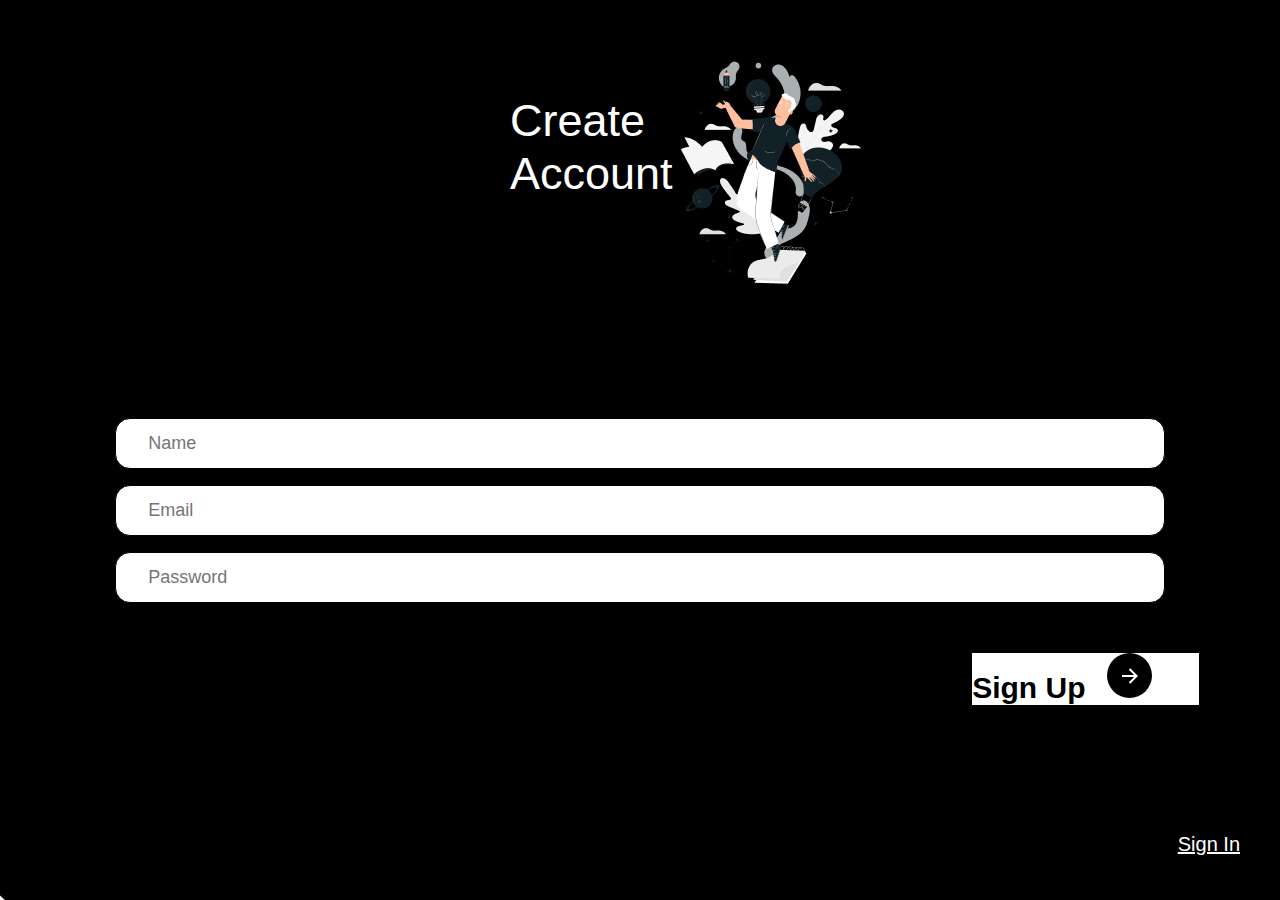
<file: MobileFisrt/index.html>
<!DOCTYPE html>
<html lang="en">

<head>
    <meta charset="UTF-8">
    <meta http-equiv="X-UA-Compatible" content="IE=edge">
    <meta name="viewport" content="width=device-width, initial-scale=1.0">
    <link rel="stylesheet" href="style.css">
    <title>Projeto Mobile First</title>
</head>

<body>
    <header class="hTitle">
        <div class="Title">
            <h1>Create Account</h1>
        </div>
        <div class="fTitle">
            <img src="images/Creativity-pana 1.png" class="imgTitle">
        </div>
    </header>
    <main>  
        <div id="form" class="Cadastro">
            <div id="inputName" class="CamposCadastro">
                <input type="text" class="Nome" placeholder="Name" name="name">
            </div>
            <div id="inputEmail" class="CamposCadastro">
                <input type="email" class="Email" placeholder="Email" name="email">
            </div>
            <div id="inputSenha" class="CamposCadastro">
                <input type="password" class="Senha" placeholder="Password" name="password">
            </div>
            <div class="SignUp">
                <button onclick="handleSubmit()">Sign Up <img src="images/image1.svg"></button>
            </div>
        </div>


    </main>
    <footer>
        <div class="SignIn">
            <a href="signinpage.html">Sign In</a>
        </div>
    </footer>
    <script type="text/javascript" src="script.js"></script>
</body>

</html>
</file>
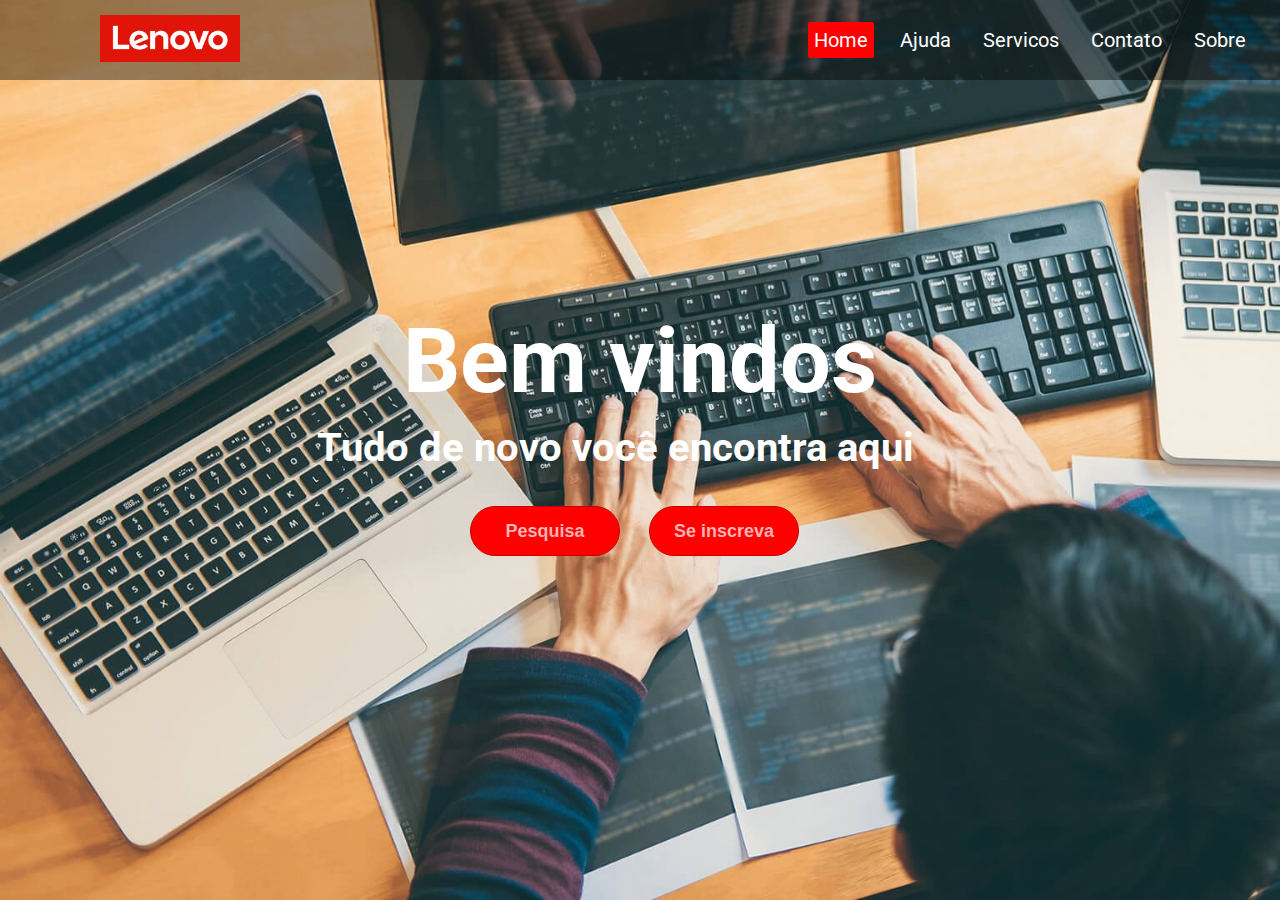
<file: Site com Design Simples/index.html>
<!DOCTYPE html>
<html>
    <head>
        <meta charset="utf-8">
        <meta name="viewport" content="width=decive-width, initial-scale=1.0">
        <title>Design Simples</title>
        <link rel="preconnect" href="https://fonts.googleapis.com">
        <link rel="preconnect" href="https://fonts.gstatic.com" crossorigin>
        <link href="https://fonts.googleapis.com/css2?family=Roboto:wght@100&display=swap" rel="stylesheet">
        <link rel="stylesheet" href="style.css">
    </head>

    <body>
        <div class="wrapper">
            <nav class="navbar">
                <img class="logo" src="logo2.png" alt="logo">
                <ul>
                    <li><a class="active" href-="#">Home</a></li>
                    <li><a href-="#">Ajuda</a></li>
                    <li><a href-="#">Servicos</a></li>
                    <li><a href-="#">Contato</a></li>
                    <li><a href-="#">Sobre</a></li>
                </ul>    
            </nav>
            <div class="center">
                <h1>Bem vindos</h1>
                <h2>Tudo de novo você encontra aqui</h2>
                <div class="buttons">
                    <button>Pesquisa</button>
                    <button class="btn">Se inscreva</button>
                </div>
            </div>
        </div>
     
    </body>
</html>
</file>
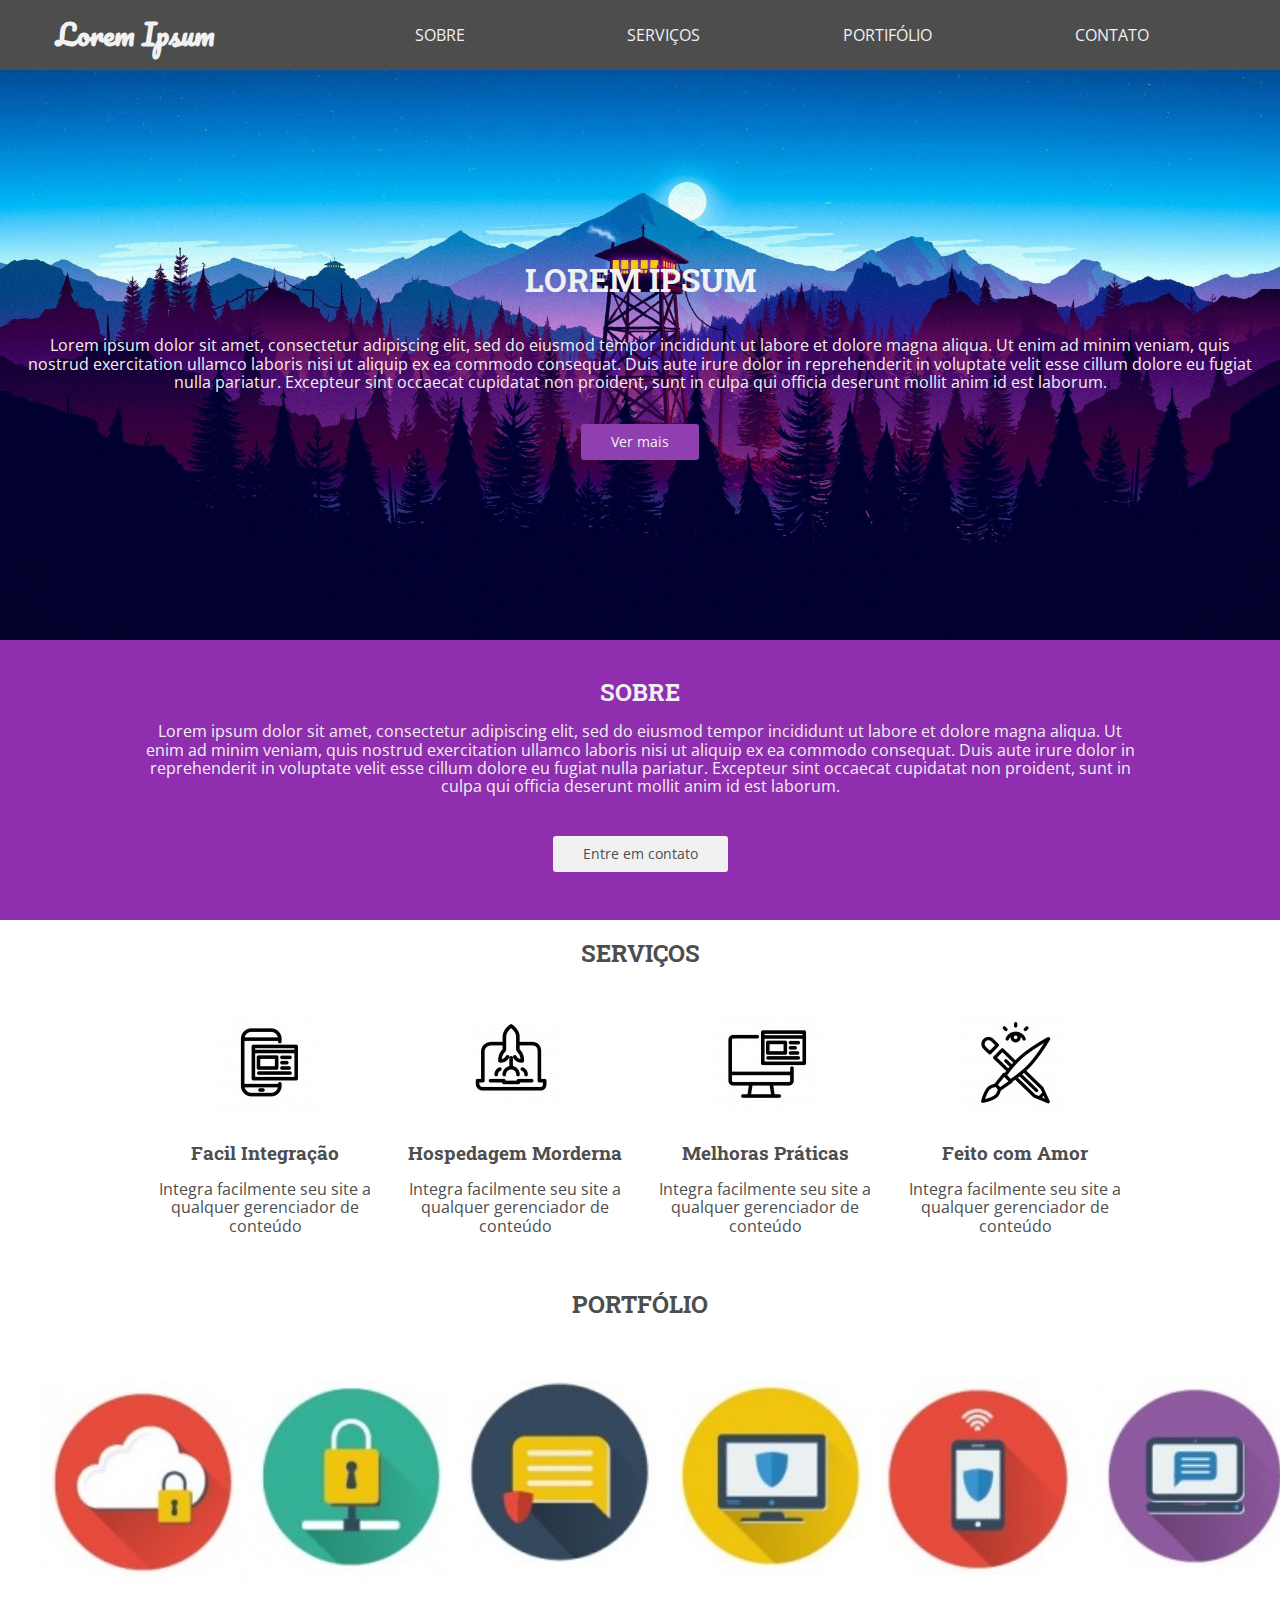
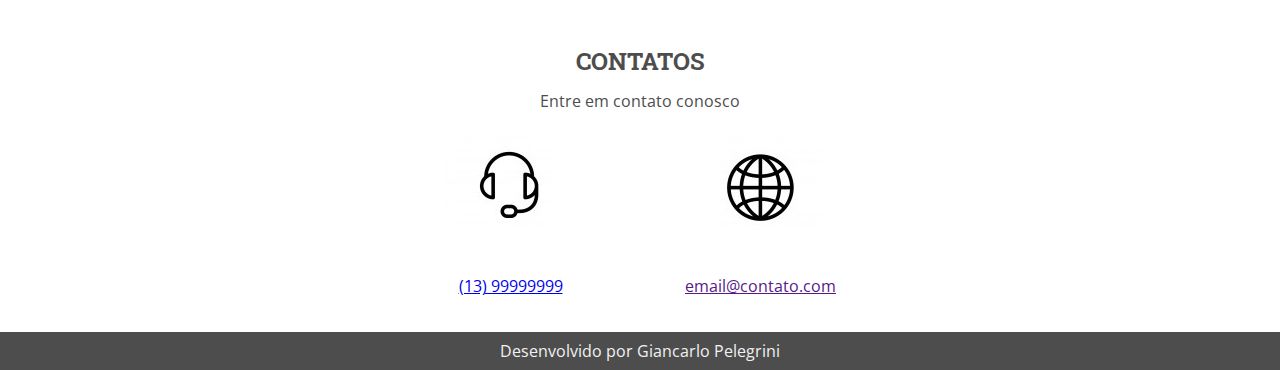
<file: Site Responsivo/index.html>
<!DOCTYPE html>
<html>
<head>
    <title>Site Responsivo</title>
     <link href="style.css" rel="stylesheet">
     <link href="normalize.css" rel="stylesheet">
     <link rel="preconnect" href="https://fonts.gstatic.com">
     <link href="https://fonts.googleapis.com/css2?family=Open+Sans:ital,wght@0,300;0,600;1,400&family=Pacifico&family=Roboto+Slab:ital,wght@0,100;0,300;1,100&display=swap" rel="stylesheet">
<head>

<body>
        <nav>
            <a href="#navegacao">Lorem Ipsum</a>
            <ul>
                <li><a href="#sobre"> SOBRE </a></li>
                <li><a href="#servicos"> SERVIÇOS </a></li>
                <li><a href="#portfolio"> PORTIFÓLIO </a></li>
                <li><a href="#contato"> CONTATO </a></li>
            </ul>
        </nav>
        <header>
            <h1>LOREM IPSUM</h1>
            <p>Lorem ipsum dolor sit amet, consectetur adipiscing elit, sed do eiusmod tempor incididunt ut labore et dolore magna aliqua. Ut enim ad minim veniam, quis nostrud exercitation ullamco laboris nisi ut aliquip ex ea commodo consequat. Duis aute irure dolor in reprehenderit in voluptate velit esse cillum dolore eu fugiat nulla pariatur. Excepteur sint occaecat cupidatat non proident, sunt in culpa qui officia deserunt mollit anim id est laborum.</p>
            <a href="#sobre" class="botao"> Ver mais </a>
        </header>

        <section id="sobre">
            <h2>SOBRE</h2>
            <p>Lorem ipsum dolor sit amet, consectetur adipiscing elit, sed do eiusmod tempor incididunt ut labore et dolore magna aliqua. Ut enim ad minim veniam, quis nostrud exercitation ullamco laboris nisi ut aliquip ex ea commodo consequat. Duis aute irure dolor in reprehenderit in voluptate velit esse cillum dolore eu fugiat nulla pariatur. Excepteur sint occaecat cupidatat non proident, sunt in culpa qui officia deserunt mollit anim id est laborum.</p>
            <a href="#contato" class="botao">Entre em contato</a>
        </section>

        <section id="servicos">
            <h2>SERVIÇOS</h2>
            <div>
                <img src="trabalho2.jpg" alt="celular">
                <h3>Facil Integração</h3>
                <p>Integra facilmente seu site a qualquer gerenciador de conteúdo</p>
            </div>
            <div>
                <img src="trabalho3.jpg" alt="computador" >
                <h3>Hospedagem Morderna</h3>
                <p>Integra facilmente seu site a qualquer gerenciador de conteúdo</p>
            </div>
            <div>
                <img src="trabalho4.jpg" alt="programa" >
                <h3>Melhoras Práticas</h3>
                <p>Integra facilmente seu site a qualquer gerenciador de conteúdo</p>
            </div>
            <div>
                <img src="trabalho5.jpg" alt="criativo">
                <h3>Feito com Amor</h3>
                <p>Integra facilmente seu site a qualquer gerenciador de conteúdo</p>
            </div>
        </section>

        <section id="portfolio">
        <h2>PORTFÓLIO</h2>
            <DIV>
                <img src="portfolio1.jpg" class="displayed" alt="segurança">
            </DIV>
            <DIV>
                <img src="portfolio2.jpg" class="displayed" alt="protecao">
            </DIV>
            <DIV>
                <img src="portfolio3.jpg" class="displayed" alt="mensagem">
            </DIV>
            <DIV>
                <img src="portfolio4.jpg" class="displayed" alt="segurança">
            </DIV>
            <DIV>
                <img src="portfolio5.jpg" class="displayed" alt="wifi seguro">
            </DIV>
            <DIV>
                <img src="portfolio6.jpg" class="displayed" alt="mensagens">
            </DIV>
        </section>

        <section id="contato">
            <h2>CONTATOS</h2>
            <p>Entre em contato conosco</p>
            <div>
                <img src="telefone.jpg" alt="telefone">
                <p><a href="tel:1399999999">(13) 99999999</a></p>
            </div>

            <div>
                <img src="email.jpg" alt="email">
                <p><a a href="">email@contato.com</a></p>
            </div>
        </section>

        <footer>
            Desenvolvido por Giancarlo Pelegrini
        </footer>
</body>
</html>
</file>
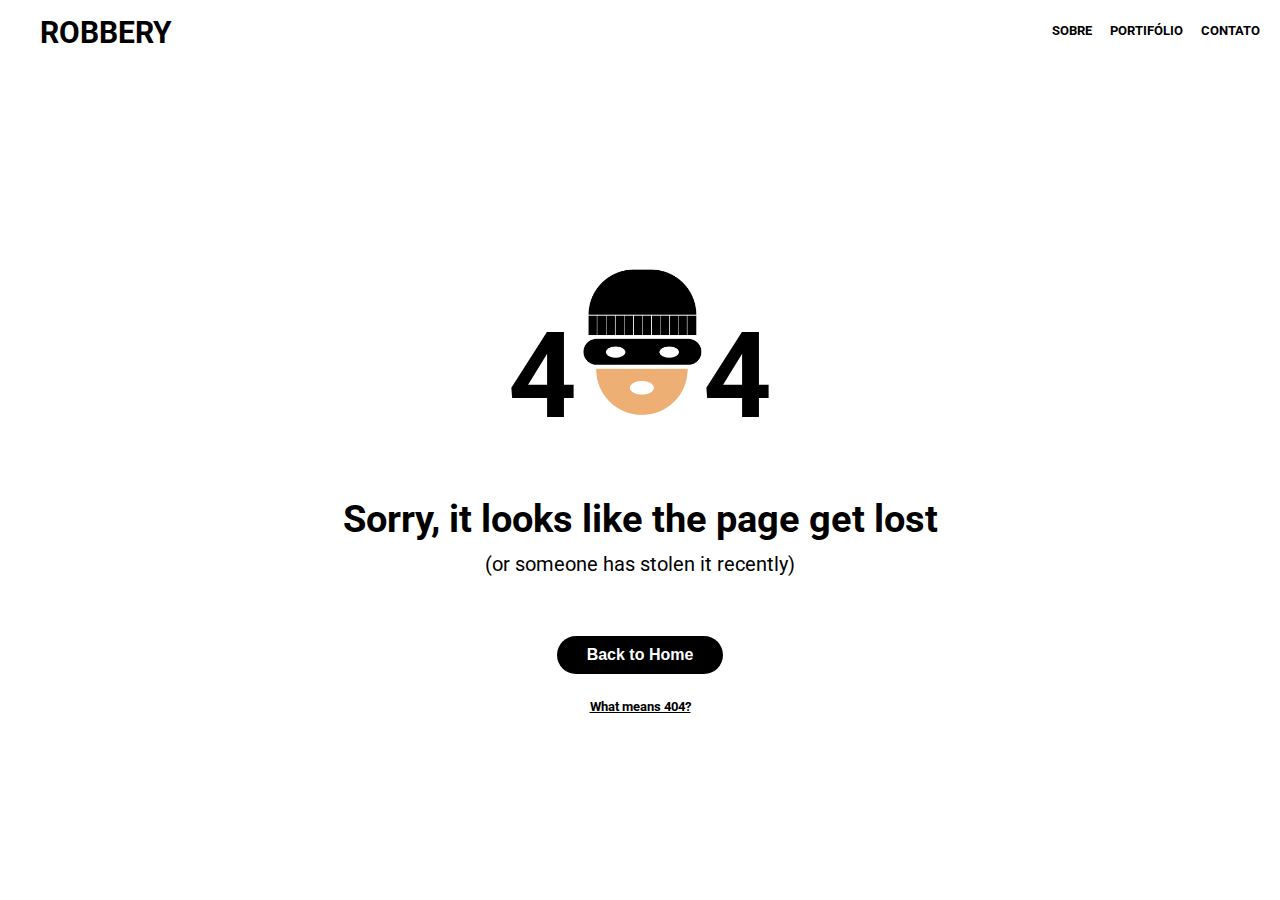
<file: Site teste de Layout/index.html>
<!DOCTYPE html>
<html lang="en">
<head>
    <meta charset="UTF-8">
    <meta http-equiv="X-UA-Compatible" content="IE=edge">
    <meta name="viewport" content="width=device-width, initial-scale=1.0">
    <link rel="preconnect" href="https://fonts.googleapis.com">
    <link rel="preconnect" href="https://fonts.gstatic.com" crossorigin>
    <link href="https://fonts.googleapis.com/css2?family=Roboto:wght@100&display=swap" rel="stylesheet">
    <title>Document</title>
    <style>
        body {
            font-family: 'Roboto', sans-serif;
            margin: 0px;
            padding: 0px;
            background-attachment: scroll;
        }
        nav {
            display: flex;
            width: 100%;
            height: 50px;
            justify-content: space-between;
        }
        header {
            width: 100%;
            display: flex;
            align-items: center;
            flex-direction: column;
            height: calc(100vh - 50px);
            justify-content: center;
        }
        .titulo {
            text-decoration:none;
            color: black;
            font-weight: bold;
            font-size: 30px;
            margin-left: 40px;
            margin-top: 15px;
        }
        li a{
            text-decoration:none;
            color: black;
            font-weight: bold;
            font-size: 13px;
            list-style: none;

        }
        nav ul {
            margin: 20px;
            padding:0px;
        }
        nav ul li {
            list-style-type: none;
            display: inline
        }
        nav ul li a {
            padding:10px 0 0 15px;
        }
        .botao{
            margin-top: 40px;
            background-color: black;
            font-size: 100%;
            padding: 10px 30px;
            border-radius: 20px;
            font-family: sans-serif;
            font-weight: bold;
        }
        .botao:hover{
            background-color: rgba(102, 96, 102, 0.945);
        }
        .botao a {
            color: white;
            text-decoration: none;
        }
        .link {
            color: black;
            padding: 10px;
            margin-top: 15px;
            font-size: 13px;
            font-weight: bold;
        }
        .link a {
            color: black;
        }
        h1 {
            font-size: 120px;
            font-weight: bold;
        }
        .logo {
            display: flex;
            width: 100%;
            justify-content: center;
            align-items: center;
        }
        .quatro {
            font-weight: bolder;
            margin-bottom: 10px;
        }
        .logo img {
            width: auto;
            height: 160px;
        }
        .texto1 {
            margin: 10px;
            font-size: 25px;
        }
        .texto2 {
            margin-top:-50px;
            font-size: 20px;
        }
     </style>
</head>
<body>
    <nav>
        <a href="#navegacao" class="titulo">ROBBERY</a>
            <ul>
                <li><a href="#sobre"> SOBRE </a></li>
                <li><a href="#portfolio"> PORTIFÓLIO </a></li>
                <li><a href="#contato"> CONTATO </a></li>
            </ul>
    </nav>
    <header>
        <div class="logo">
            <h1 class="quatro">4</h1>
            <img src="image.png" alt="bonequinho">
            <h1 class="quatro">4</h1>
        </div>
        
        <div class="texto1">
            <h2>Sorry, it looks like the page get lost</h2>
        </div>
        
        <div class="texto2">
            <p>(or someone has stolen  it recently)</p>
        </div>

        <div class="botao">
            <a href="#" >Back to Home</a>
        </div>

        <div class="link">
            <a href="#" >What means 404?</a>
        </div>
        
    </header>
</body>
</html>
</file>
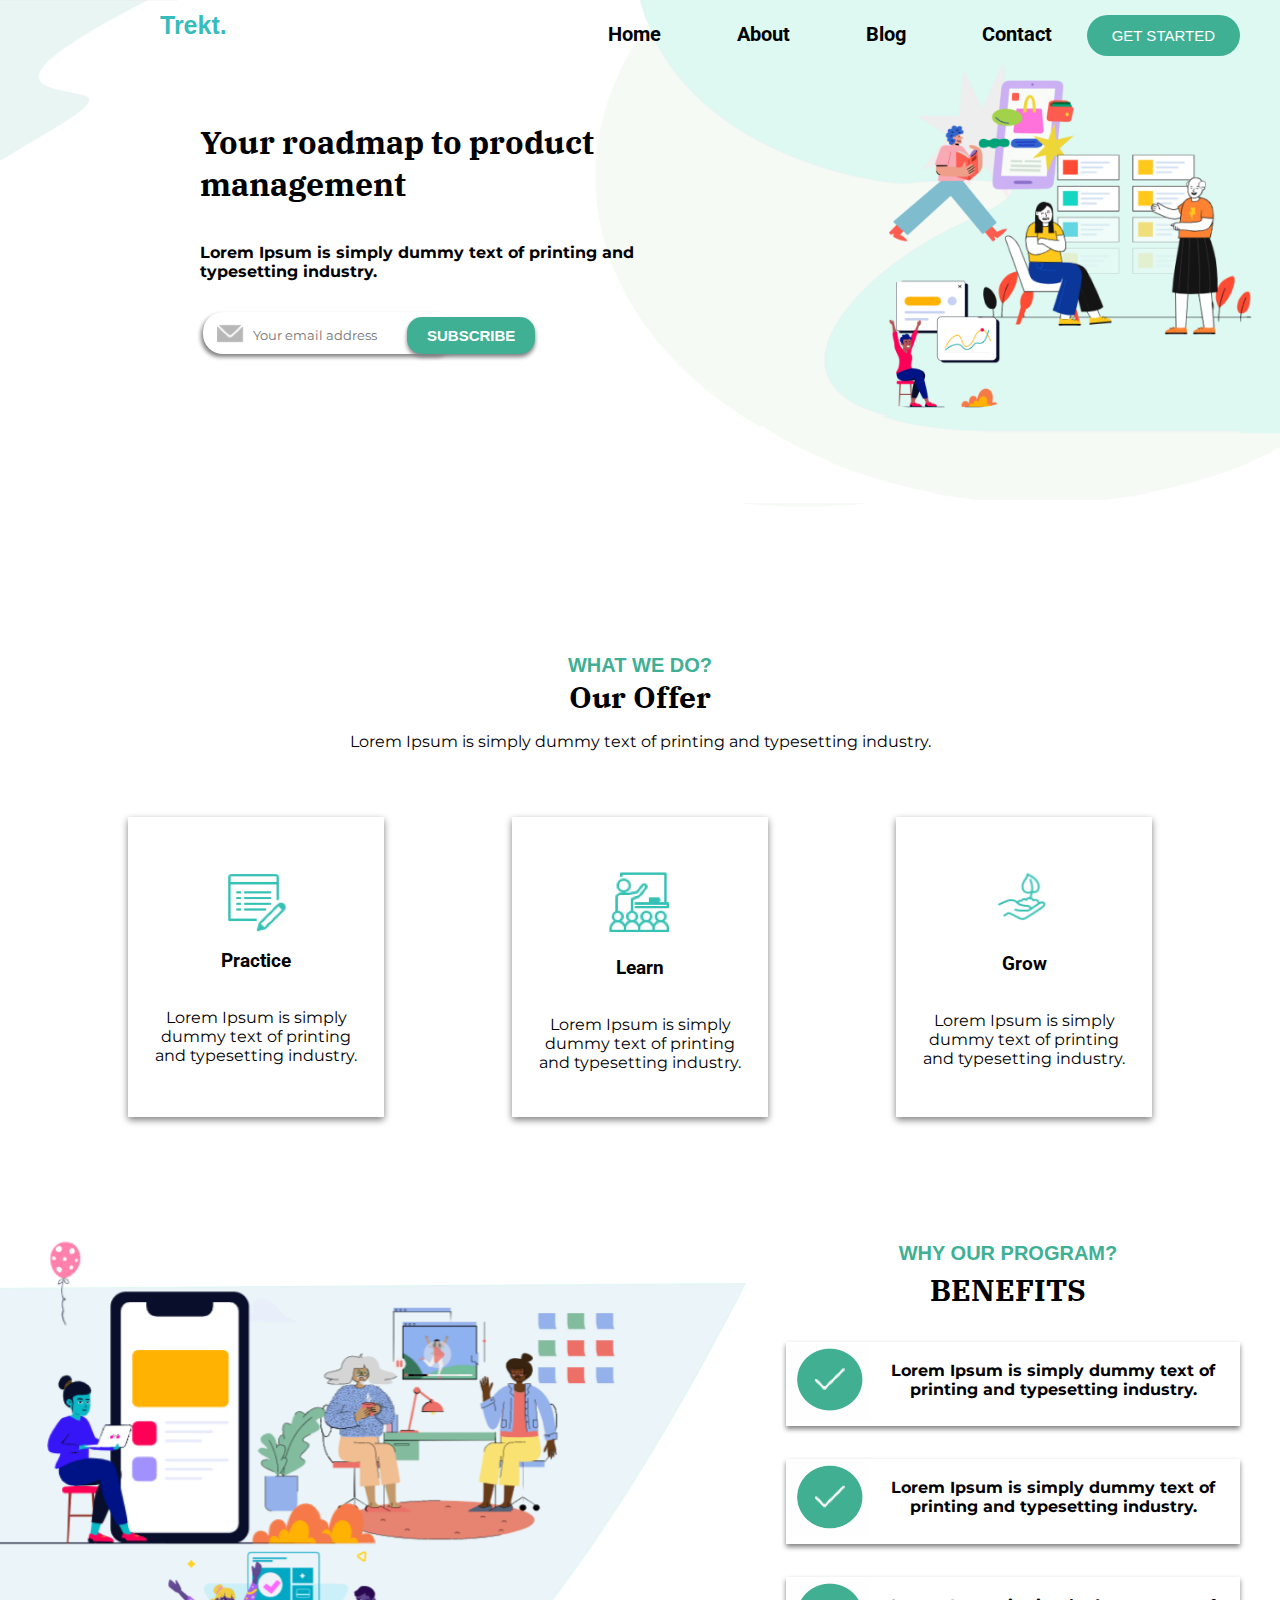
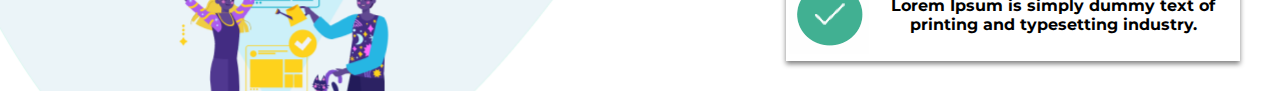
<file: Site_com_JS/index.html>
<!DOCTYPE html>
<html lang="en">
<head>
    <meta charset="UTF-8">
    <meta http-equiv="X-UA-Compatible" content="IE=edge">
    <meta name="viewport" content="width=device-width, initial-scale=1.0">
    <title>Document</title>
    <link rel="stylesheet" href="style.css">
</head>
<body>
    <nav>
        <div class="logo">
            <a href="#"> Trekt. </a>
        </div>
        
        <div id="nav">
            <button id="btn-resp" class="btn-resp">&#9776;</button>
            <ul class="menu" id="menu">
                <li><a href="#">Home</a></li>
                <li><a href="#">About</a></li>
                <li><a href="#">Blog</a></li>
                <li><a href="#">Contact</a></li>
                <a href="#"><button onclick="openModal('dv_Modal');">GET STARTED</button></a>
            </ul>
        </div>        
    </nav>

    <header>
        <div class="txt1">
            <div>
                <h1>Your roadmap to product management</h1>
            </div>
    
            <div class="texto1">
                <p>Lorem Ipsum  is simply dummy  text of printing and typesetting  industry.</p>    
            </div>
    
            <div class="email">
                <input type="email" placeholder="Your email address">
                <a href="#"><button class="btn">SUBSCRIBE</button></a>
            </div>
        </div>        
    </header>


    <section>
            <div class="container1">
                <div class="Apr2">
                    <div><h2>WHAT WE DO?</h2></div>
                    <div><h1>Our Offer</h1></div>
                    <div><p>Lorem Ipsum  is simply dummy  text of printing and typesetting  industry.</p></div>
                </div>
            </div>

        <div class="container">
            
                <div class="Apr1">
                    <div><img src="icon1.png" width="80px"></div>
                    <div><h3>Practice</h3></div>
                    <div><p>Lorem Ipsum  is simply dummy  text of printing and typesetting  industry.</p></div>
                </div>

                <div class="Apr1">
                    <div><img src="icon2.png" width="80px"></div>
                    <div><h3>Learn</h3></div>
                    <div><p>Lorem Ipsum  is simply dummy  text of printing and typesetting  industry.</p></div>
                </div>

                <div class="Apr1">
                    <div><img src="icon3.png" width="80px"></div>
                    <div><h3>Grow</h3></div>
                    <div><p>Lorem Ipsum  is simply dummy  text of printing and typesetting  industry.</p></div>
                </div>
        </div>
    </section>

    <section class="container3">

            <div class="title3">
                <h2>WHY OUR PROGRAM?</h2>
                <h1>BENEFITS</h1>

                <div class="conjBloco">
                    <div class="blocos">
                        <div><img src="greenIcon.png" width="80px"></div>
                        <div><p>Lorem Ipsum  is simply dummy  text of printing and typesetting  industry.</p></div>
                    </div>

                    <div class="blocos">
                        <div><img src="greenIcon.png" width="80px"></div>
                        <div><p>Lorem Ipsum  is simply dummy  text of printing and typesetting  industry.</p></div>
                    </div>
                    
                    <div class="blocos">
                        <div><img src="greenIcon.png" width="80px"></div>
                        <div><p>Lorem Ipsum  is simply dummy  text of printing and typesetting  industry.</p></div>
                    </div>
                </div>  
            </div>      
    </section>

    <div id="dv_Modal" class="modal">
        <div class="modal-content">
            <div>
                <div>
                    <h1>Inicializando...</h1>
                    <p>Espere o programa carregar os dados</p>
                    <img src="load.gif" height="60px">    
                </div>

                <div>
                    <a href="#"><button onclick="closeModal('dv_Modal');">Close</button></a>
                </div>
                
            </div>
        </div>
    </div>

    <script src="script.js"></script>
</body>
</html>
</file>
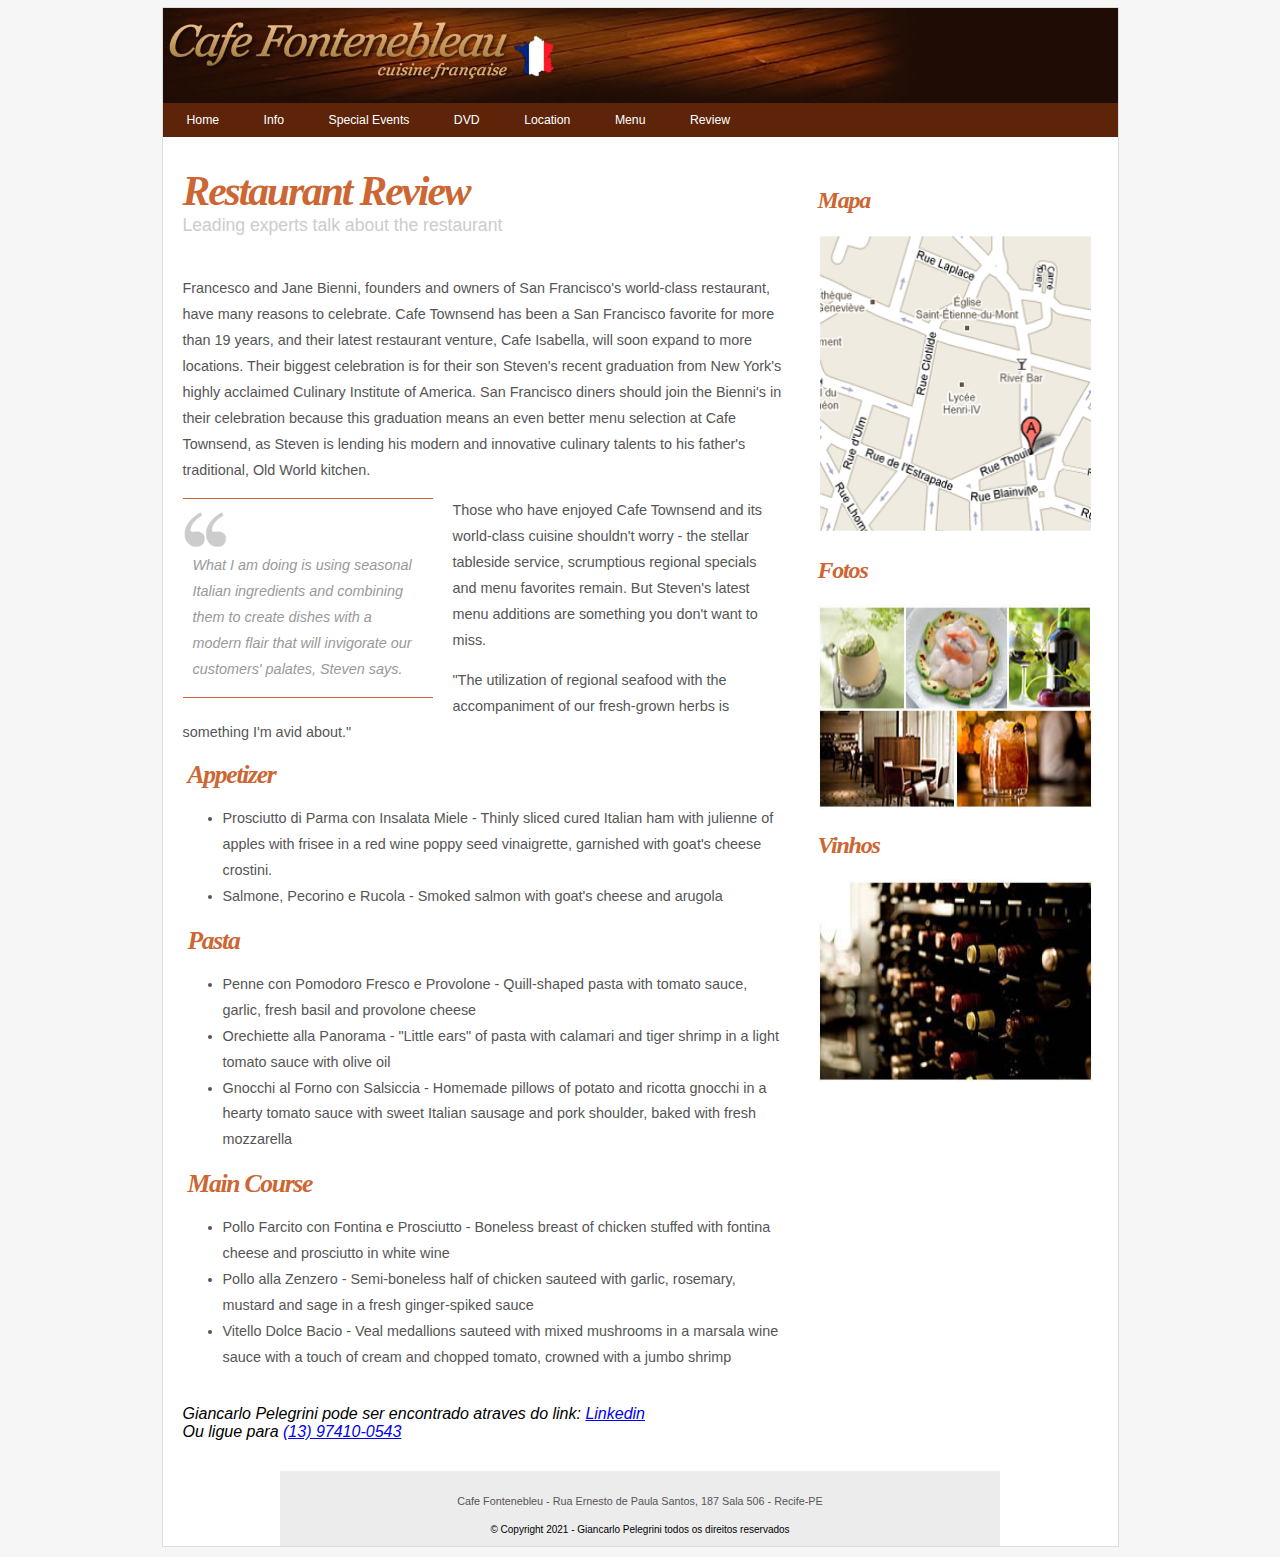
<file: Site com HTML e CSS simples, utilizando Tag Semanticas/exercicio/index.html>
<!doctype html>
<html lang="pt-br">
    <head>
        <meta charset="UTF-8">
        <title>Cafe Fontenebleu</title>
        
		<style>
            html { background-color:#F6F6F6 }
            
            main { width:955px; margin:-1px auto 10px; border:1px solid #ddd; background-color:#FFF; font-family:Arial, Helvetica, sans-serif }
            header { width:955px; height:95px }
            
            nav { width: 955px; background-color: #5D240A }
            nav ul { list-style:none; margin:0; padding:4px }
            nav ul li { display:inline-block }
            nav ul li a { font-size: 0.85em; text-decoration: none; color: #FFF; padding: 4px 20px }
            nav ul li a:hover { background-color: #B4531A }
            
            article { float:left; margin:30px 20px; width:600px }
            
            article header hgroup h1 {
                margin:0;
            }
            
            article header hgroup h5 {
                margin:0; font-size: 1.1em; color:#ccc;
                font-weight: 100;
            }
            
            aside {
                float:left;
                width:230px;
                border-top:1px solid #CC6633;
                border-bottom:1px solid #CC6633;
                padding:40px 10px 0;
                font-style: italic;
                margin-right: 20px;
                margin-bottom: 20px;
                background: url(../imagens/aspas.gif) no-repeat;
            }
            
            aside p {
                color:#999;   
            }
            
            
            #apoio { float:right; width:300px; margin-top:30px }		
            footer { clear:both; width:700px; margin:0 auto; font-size:0.75em; text-align:center; background-color:#ECECEC; padding:10px }
            address { float:left;}

            h1, h2, h4 { font-family:Georgia, "Times New Roman", Times, serif; color:#C63; font-style:italic; letter-spacing:-0.05em }
            h1 { font-size:2.6em; margin:0 5px; }
            h4 { font-size:1.6em; margin:0 5px; }
            p, li { font-family:"Trebuchet MS", Arial, Helvetica, sans-serif; font-size:0.9em; color:#555; line-height:1.8 }
        </style>        
    
    </head>

    <body>
        
        <main>
    
            <header>
                <img src="../imagens/topo_principal.jpg">
            </header>

            <nav>
                <ul>
                  <li><a href="home.html">Home</a></li>
                  <li><a href="info.html">Info</a></li>
                  <li><a href="special-events.html">Special Events</a></li>
                  <li><a href="dvd.html">DVD</a></li>
                  <li><a href="location.htm">Location</a></li>
                  <li><a href="menu.html">Menu</a></li>
                  <li><a href="review.html">Review</a></li>
                </ul>
            </nav>

            <article>
                <header>
                    <hgroup>
                        <h1>Restaurant Review</h1>
                        <h5>Leading experts talk about the restaurant</h5>
                    </hgroup>
                </header>
                
                <p>Francesco and Jane Bienni, founders and owners of San Francisco's world-class restaurant, have many reasons to celebrate. Cafe Townsend has been a San Francisco favorite for more than 19 years, and their latest restaurant venture, Cafe Isabella, will soon expand to more locations. Their biggest celebration is for their son Steven's recent graduation from New York's highly acclaimed Culinary Institute of America. San Francisco diners should join the Bienni's in their celebration because this graduation means an even better menu selection at Cafe Townsend, as Steven is lending his modern and innovative culinary talents to his father's traditional, Old World kitchen.</p>
                
                <aside>
                    <p>
                    What I am doing is using seasonal Italian ingredients and combining them to create dishes with a modern flair that will invigorate our customers' palates, Steven says. 
                    </p>
                </aside>
                
                <p>Those who have enjoyed Cafe Townsend and its world-class cuisine shouldn't worry - the stellar tableside service, scrumptious regional specials and menu favorites remain. But Steven's latest menu additions are something you don't want to miss.</p>
                <p>&quot;The utilization of regional seafood with the accompaniment of our fresh-grown herbs is something I'm avid about.&quot;</p>

                <h4>Appetizer</h4>
                <ul>
                    <li>Prosciutto di Parma con Insalata Miele - Thinly sliced cured Italian ham with julienne of apples with frisee in a red wine poppy seed vinaigrette, garnished with goat's cheese crostini.</li>
                    <li>Salmone, Pecorino e Rucola - Smoked salmon with goat's cheese and arugola</li>
                </ul>

                <h4>Pasta</h4>
                <ul>
                    <li>Penne con Pomodoro Fresco e Provolone - Quill-shaped pasta with tomato sauce, garlic, fresh basil and provolone cheese</li>
                    <li>Orechiette alla Panorama - &quot;Little ears&quot; of pasta with calamari and tiger shrimp in a light tomato sauce with olive oil</li>
                    <li>Gnocchi al Forno con Salsiccia - Homemade pillows of potato and ricotta gnocchi in a hearty tomato sauce with sweet Italian sausage and pork shoulder, baked with fresh mozzarella</li>
                </ul>
                <h4>Main Course</h4>
                <ul>
                    <li>Pollo Farcito con Fontina e Prosciutto - Boneless breast of chicken stuffed with fontina cheese and prosciutto in white wine</li>
                    <li>Pollo alla Zenzero - Semi-boneless half of chicken sauteed with garlic, rosemary, mustard and sage in a fresh ginger-spiked sauce</li>
                    <li>Vitello Dolce Bacio - Veal medallions sauteed with mixed mushrooms in a marsala wine sauce with a touch of cream and chopped tomato, crowned with a jumbo shrimp</li>
                </ul>

            <br><address>Giancarlo Pelegrini pode ser encontrado atraves do link: <a href="#">Linkedin</a></address>
                <address>Ou ligue para <a href="#"> (13) 97410-0543</a></address>
            </article>

            <div id="apoio">
                <section class="fotos_apoio">
                    <h2>Mapa</h2>
                    <img src="../imagens/mapa_como_chegar.gif" width="275" height="299" />
                </section>
                
                <section class="fotos_apoio">
                    <h2>Fotos</h2>
                    <img src="../imagens/fotos.jpg" width="275" height="205" />
                </section>
                
                <section class="fotos_apoio">
                    <h2>Vinhos</h2>
                    <img src="../imagens/vinhos.jpg" width="275" height="203" />    
                </section>
            </div>

            <footer>
                <p>Cafe Fontenebleu - Rua Ernesto de Paula Santos, 187 Sala 506 - Recife-PE</p>
                <small>&copy Copyright 2021 - Giancarlo Pelegrini todos os direitos reservados</small>
            </footer>
    
        </main>
    </body>

</html>
</file>
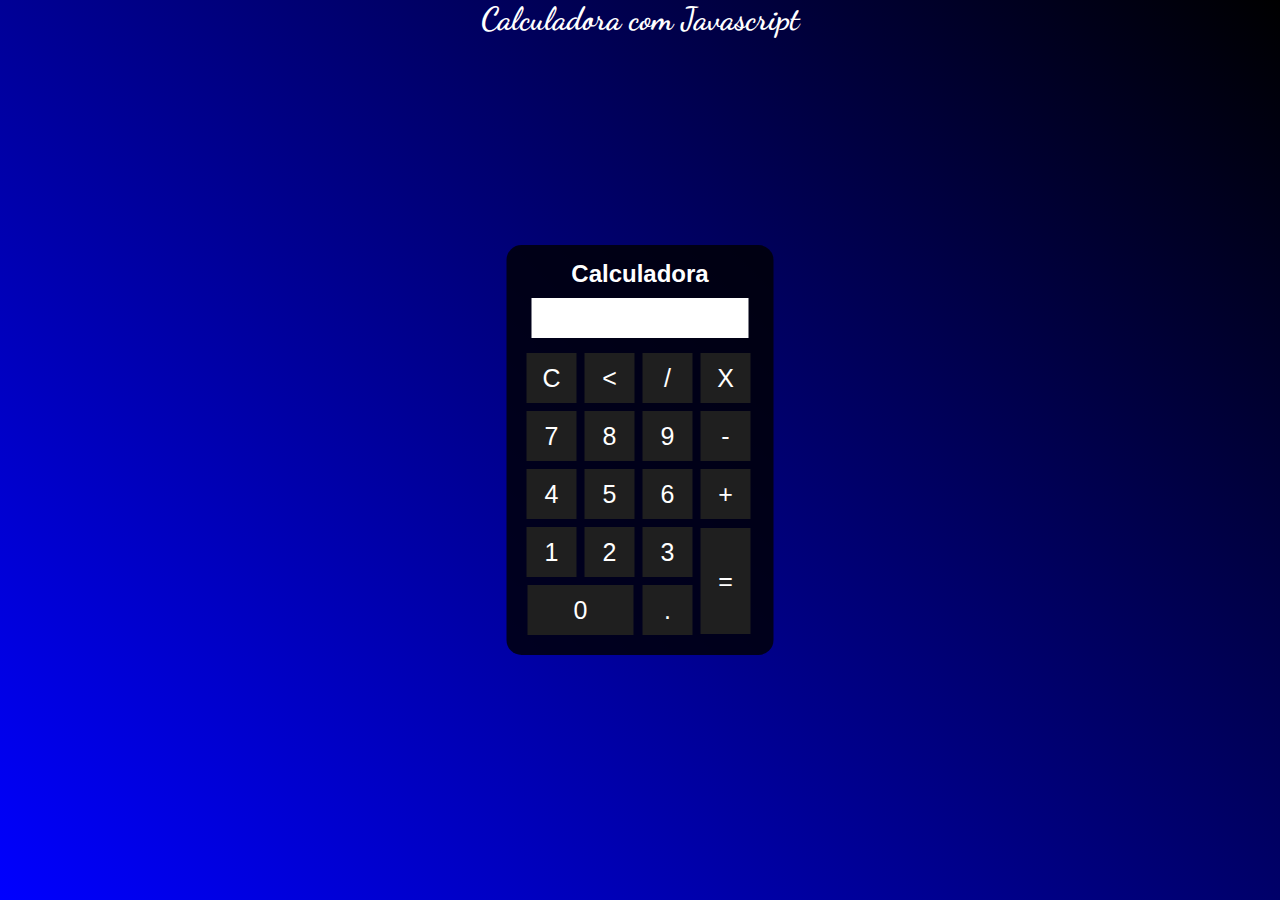
<file: Calculadora HTML, CSS e Javascript/calculadora.html>
<!DOCTYPE html>
<html lang="en">
<head>
    <meta charset="UTF-8">
    <meta http-equiv="X-UA-Compatible" content="IE=edge">
    <meta name="viewport" content="width=device-width, initial-scale=1.0">
    <link rel="preconnect" href="https://fonts.googleapis.com">
    <link rel="preconnect" href="https://fonts.gstatic.com" crossorigin>
    <link href="https://fonts.googleapis.com/css2?family=Dancing+Script:wght@700&display=swap" rel="stylesheet">
    <style>
       *{
        margin:0;
        padding:0;
       } 

       .fundo {
           background-image: linear-gradient(45deg, blue, black);
           height: 100vh;
           color: white;
           font-family: Arial, Helvetica, sans-serif;
           text-align: center;
       }

       .calculadora {
           position: absolute;
           background-color: rgba(0,0,0,0.8);
           top: 50%;
           left: 50%;
            transform: translate(-50%,-50%);
            border-radius: 15px;
            padding: 15px;
       }

       .botao {
           width: 50px;
           height: 50px;
           font-size: 25px;           
           cursor: pointer;
           background-color: rgb(31,31,31);
           border:none;
           margin: 3px;
           color:#fff;
        }
        .botao:hover {
            background-color: black;
        }

        #resultado {
            width: 207px;
            background-color: #fff;
            height: 30px;
            margin: 10px;
            font-size: 25px;
            color: black;
            text-align: right;
            padding: 5px;
        }
        h1 {
            font-family: 'Dancing Script', cursive;
        }
    </style>
</head>
<body>
    <div class="fundo">
        <h1>Calculadora com Javascript</h1>
        <div class="calculadora">
            <h2>Calculadora</h2>
            <p id="resultado"></p>
            <table>
                <tr>
                    <td><button class="botao" onclick="clean()">C</button></td>
                    <td><button class="botao" onclick="back()"><</button></td>
                    <td><button class="botao" onclick="insert('/')">/</button></td>
                    <td><button class="botao" onclick="insert('*')">X</button></td>
                </tr>

                <tr>
                    <td><button class="botao" onclick="insert('7')">7</button></td>
                    <td><button class="botao" onclick="insert('8')">8</button></td>
                    <td><button class="botao" onclick="insert('9')">9</button></td>
                    <td><button class="botao" onclick="insert('-')" >-</button></td>
                </tr>

                <tr>
                    <td><button class="botao" onclick="insert('4')">4</button></td>
                    <td><button class="botao" onclick="insert('5')">5</button></td>
                    <td><button class="botao" onclick="insert('6')">6</button></td>
                    <td><button class="botao" onclick="insert('+')">+</button></td>
                </tr>

                <tr>
                    <td><button class="botao" onclick="insert('1')">1</button></td>
                    <td><button class="botao" onclick="insert('2')">2</button></td>
                    <td><button class="botao" onclick="insert('3')">3</button></td>
                    <td rowspan="2"><button class="botao" style="height: 106px;" onclick="calcular()">=</button></td>
                </tr>

                <tr>
                    <td colspan="2"><button class="botao" style="width: 106px;" onclick="insert('0')">0</button></td>
                    <td><button class="botao" onclick="insert('.')">.</button></td>                    
                </tr>
            </table>
        </div>
    </div>
        <script>
            function insert(num){
                var numero = document.getElementById('resultado').innerHTML;
                document.getElementById('resultado').innerHTML = numero + num;
            }
            function clean(){
                document.getElementById('resultado').innerHTML = "";
            }
            function back() {
                var resultado = document.getElementById('resultado').innerHTML;
                document.getElementById('resultado').innerHTML = resultado.substring(0, resultado.length -1);
            }
            function calcular(){
                var resultado = document.getElementById('resultado').innerHTML;
                if (resultado){
                    document.getElementById('resultado').innerHTML = eval(resultado);
                }
                else {
                    document.getElementById('resultado').innerHTML = "Sem parametros"
                }
            }
        </script>

</body>
</html>
</file>
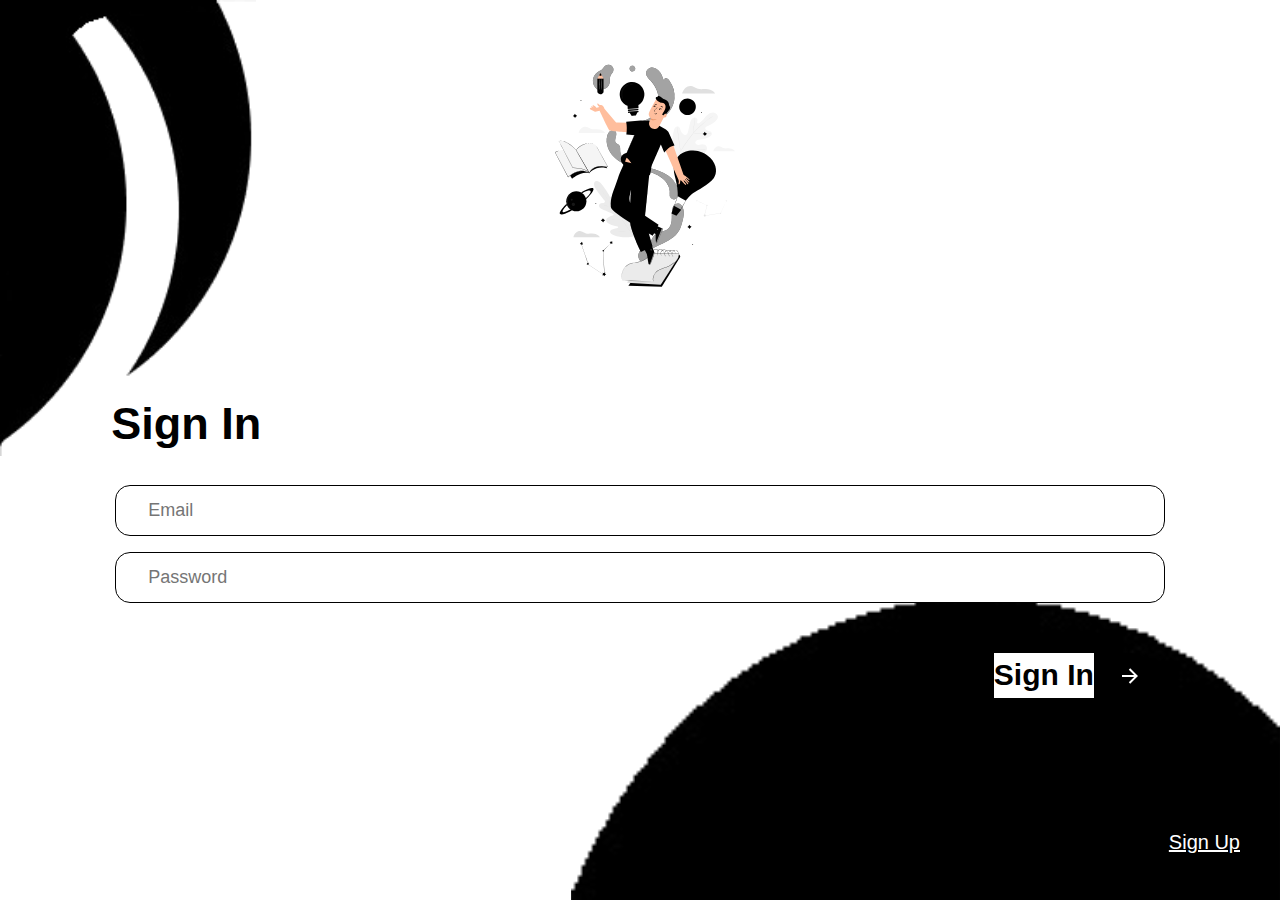
<file: MobileFisrt/signinpage.html>
<!DOCTYPE html>
<html lang="en">
<head>
    <meta charset="UTF-8">
    <meta http-equiv="X-UA-Compatible" content="IE=edge">
    <meta name="viewport" content="width=device-width, initial-scale=1.0">
    <link rel="stylesheet" href="signinpage.css">
    <title>Sign In Page</title>
</head>
<body>
    <header>
        <div class="logo">
            <img src="images/Creativity-pana 1.svg"
        </div>
    </header>
    <main>
        <div class="labelSignIn">
            <p> Sign In </p>
        </div>        

        <div class="Cadastro">
            <div class="CamposCadastro">
                <input type="text" class="Email" placeholder="Email">
            </div>
            <div class="CamposCadastro">
                <input type="password" class="Password" placeholder="Password">
            </div>
        </div>

        <div class="SignUp">
            <button>Sign In</button>
            <img src="images/image1.svg">
        </div>
    </main>
    <footer>
        <div class="SignIn">
            <a href="index.html">Sign Up</a>
        </div>
    </footer>
</body>
</html>
</file>
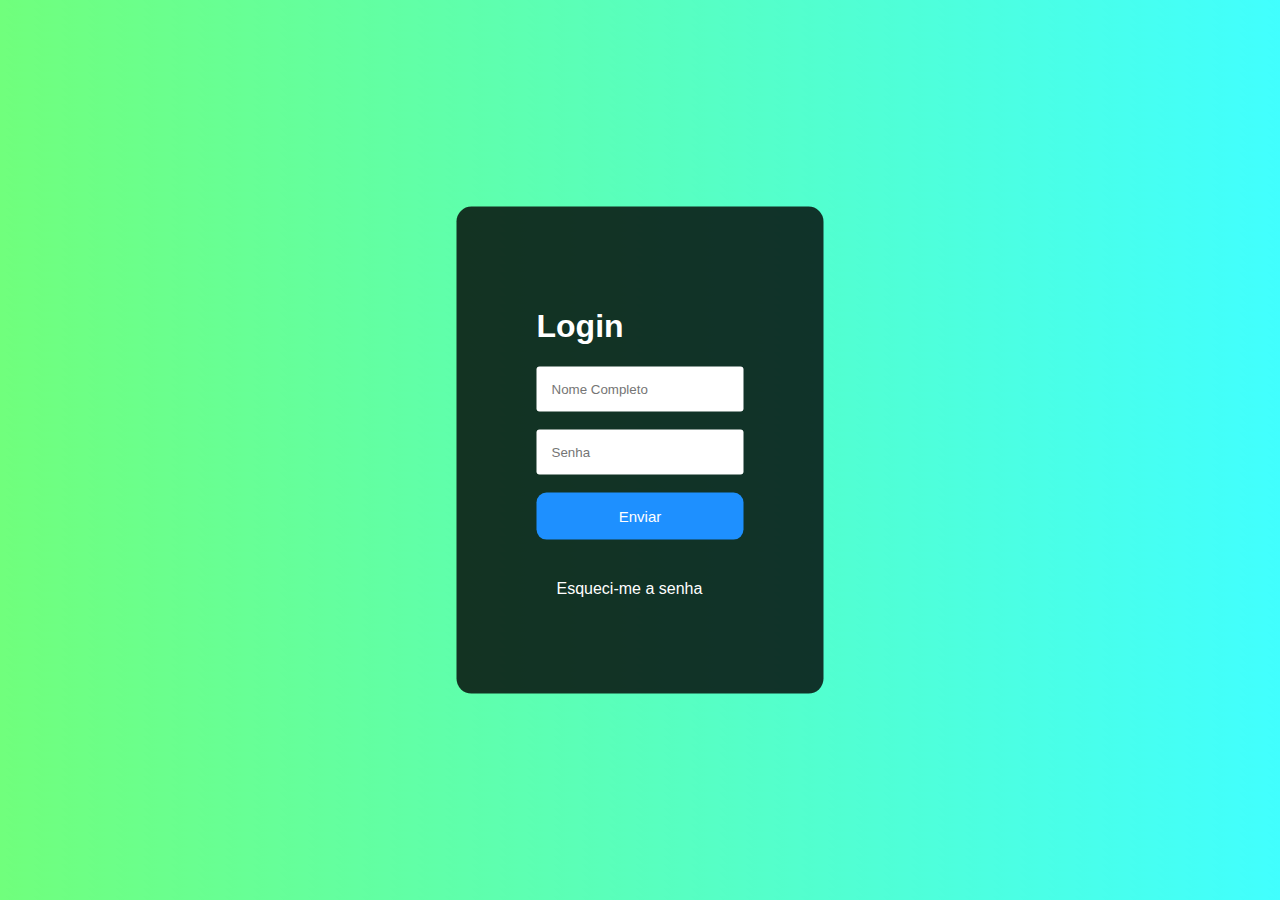
<file: TELA de Login com HTML-CSS/tela-de-login.html>
<!DOCTYPE html>
<html lang="pt-BR">
<head>
    <meta charset="UTF-8">
    <meta http-equiv="X-UA-Compatible" content="IE=edge">
    <meta name="viewport" content="width=device-width, initial-scale=1.0">
    <title>Tela de Login</title>
    <style>
        body {
            font-family: Arial, Helvetica, sans-serif;
            background-image: linear-gradient(45deg, rgba(0, 255, 21, 0.561), rgba(0, 255, 255, 0.746));
        }
        .tela-login {
            background-color: rgba(0, 0, 0, 0.8);
            position: absolute;
            align-items: center;
            top: 50%;
            left: 50%;
            transform: translate(-50%, -50%);
            border-radius: 15px;
            padding: 80px;
            color: white;
        }
        input {
            padding: 15px;
            outline: none;
            border: none;
            border-radius: 3px;
        }
        button {
            background-color: dodgerblue;
            border: none;
            padding: 15px;
            width: 100%;
            border-radius: 10px;
            color: white;
            font-size: 15px;
            cursor: pointer;
        }
        button:hover {
            background-color: deepskyblue;            
        }
        p {
            margin-left: 20px;
            margin-top: 40px;                     
        }
        P:hover {
            color: rgb(4, 0, 255);
            cursor: pointer;
        }
    </style>
</head>
<body>
    <div class="tela-login">
        <h1>Login</h1> 
        <input type="text" value="" id="nomeid" placeholder="Nome Completo" required><br><br>
        <input type="password"  value="" id="senhaid" placeholder="Senha" required>
        <br><br>
        <button onclick="autenticarLogin()">Enviar</button>     
        <p onclick="esqueciSenha()">Esqueci-me a senha</p>  
    </div>
    <script>
        var nome = "admin";
        var senha = "123";
    
        function autenticarLogin(){
                       if(nomeid.value == nome || senhaid.value == senha){
                            alert("Login realizado com sucesso")
                        } else {
                            alert("Login inválido")
                        }
                }                   
                           
        
        function esqueciSenha(){
            alert("A senha é '123' e login 'admin'");
        }
    
    </script>
</body>
</html>
</file>
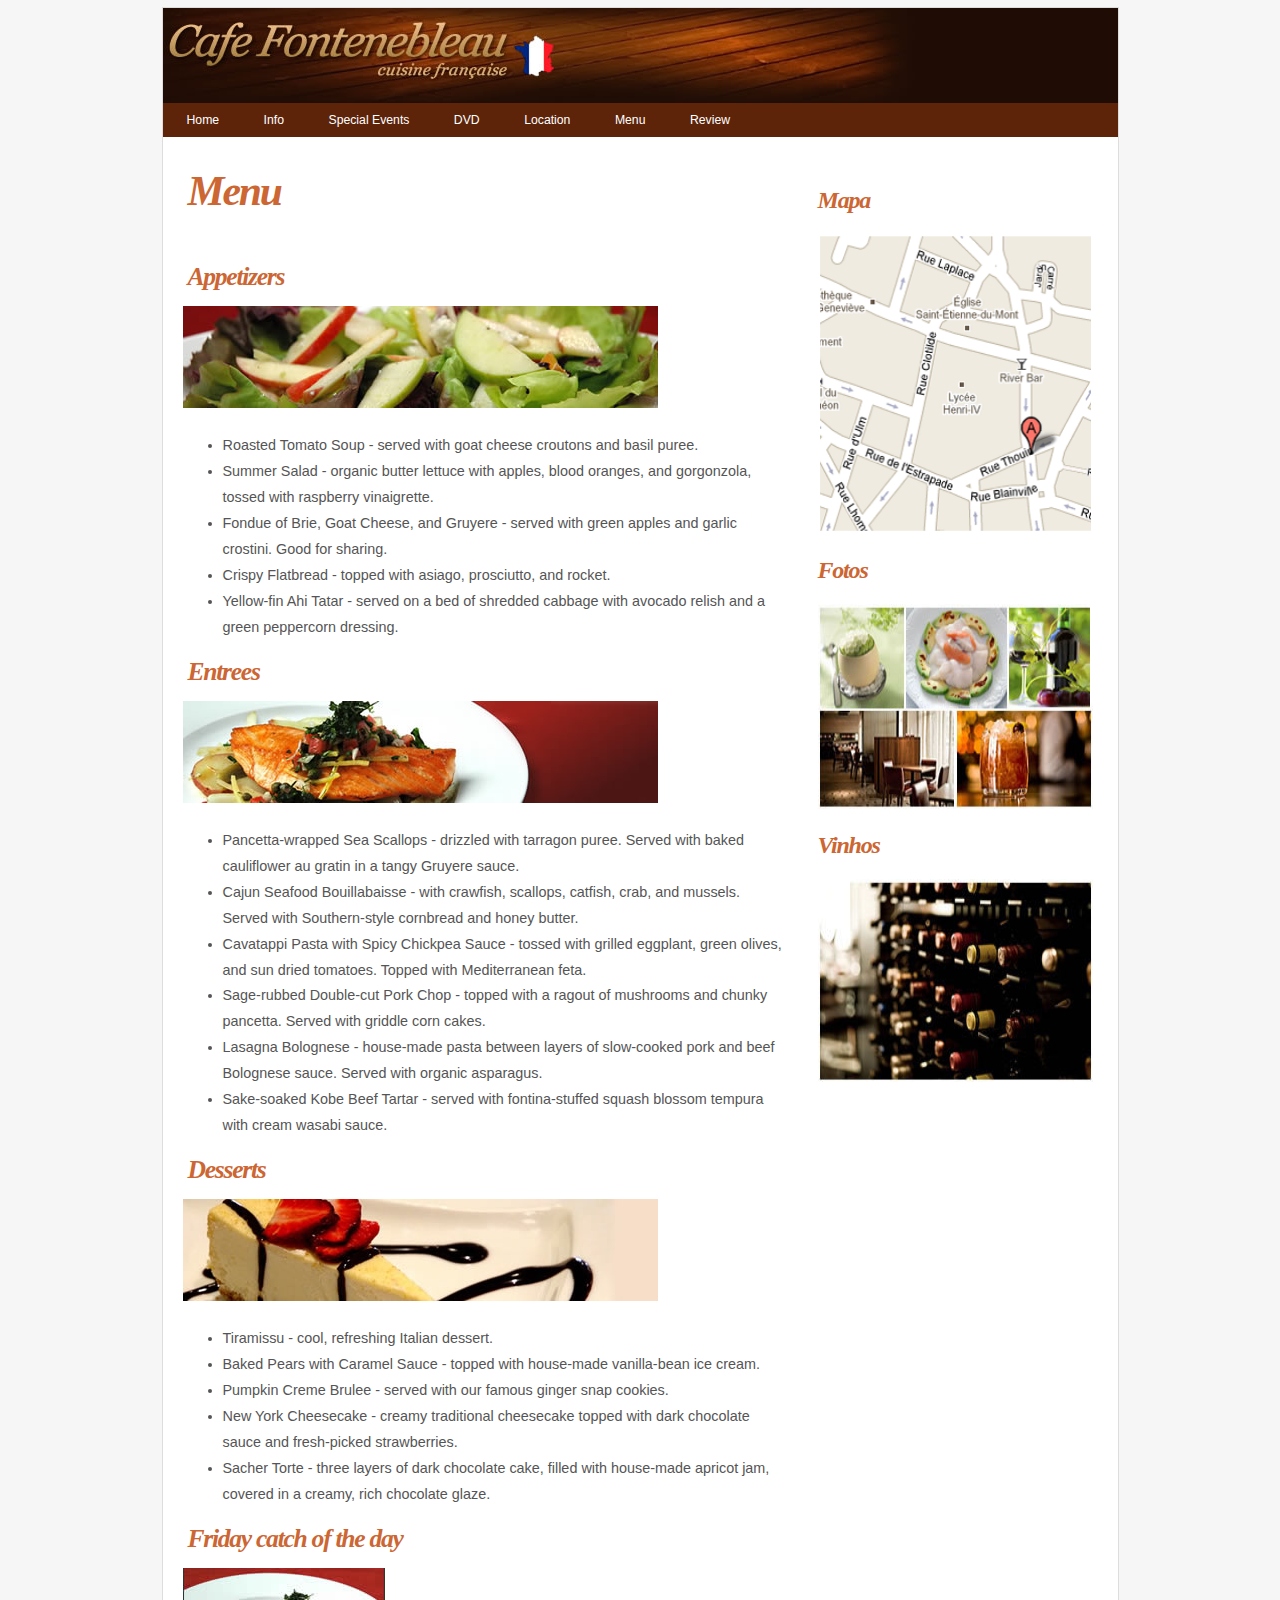
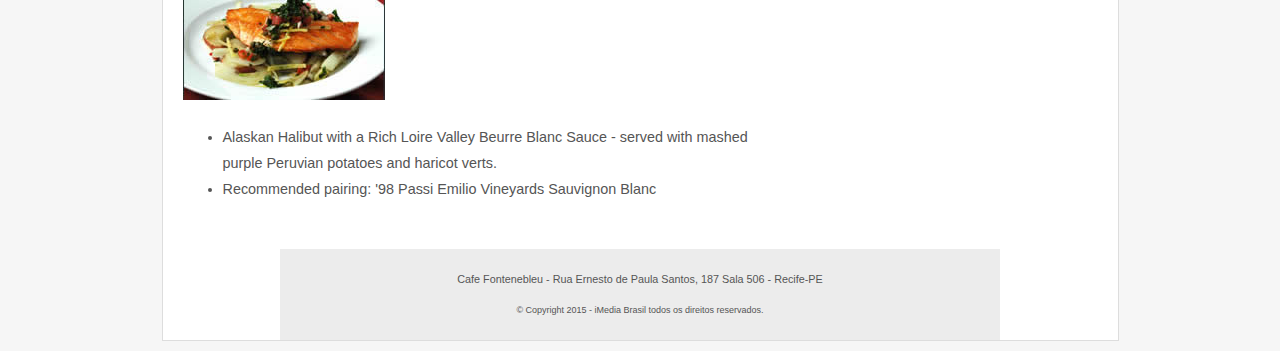
<file: Site com HTML e CSS simples, utilizando Tag Semanticas/exercicio/menu.html>
<!doctype html>
<html>
	<head>
        <meta charset="UTF-8">
        <title>Menu</title>
        
        <style>
                        html { background-color:#F6F6F6 }
            
            main { width:955px; margin:-1px auto 10px; border:1px solid #ddd; background-color:#FFF; font-family:Arial, Helvetica, sans-serif }
            header { width:955px; height:95px }
            
            nav { width: 955px; background-color: #5D240A }
            nav ul { list-style:none; margin:0; padding:4px }
            nav ul li { display:inline-block }
            nav ul li a { font-size: 0.85em; text-decoration: none; color: #FFF; padding: 4px 20px }
            nav ul li a:hover { background-color: #B4531A }
            
            article { float:left; margin:30px 20px; width:600px }
            
            article header hgroup h1 {
                margin:0;
            }
            
            article header hgroup h5 {
                margin:0; font-size: 1.1em; color:#ccc;
                font-weight: 100;
            }
            
            aside {
                float:left;
                width:230px;
                border-top:1px solid #CC6633;
                border-bottom:1px solid #CC6633;
                padding:40px 10px 0;
                font-style: italic;
                margin-right: 20px;
                margin-bottom: 20px;
                background: url(../imagens/aspas.gif) no-repeat;
            }
            
            aside p {
                color:#999;   
            }
            
            
            #apoio { float:right; width:300px; margin-top:30px }		
            footer { clear:both; width:700px; margin:0 auto; font-size:0.75em; text-align:center; background-color:#ECECEC; padding:10px }
            address { float:left;}

            h1, h2, h4 { font-family:Georgia, "Times New Roman", Times, serif; color:#C63; font-style:italic; letter-spacing:-0.05em }
            h1 { font-size:2.6em; margin:0 5px; }
            h4 { font-size:1.6em; margin:0 5px; }
            p, li { font-family:"Trebuchet MS", Arial, Helvetica, sans-serif; font-size:0.9em; color:#555; line-height:1.8 }
        </style> 
	</head>

    <body>
        <main>
            <header>
                <img src="../imagens/topo_principal.jpg">
            </header>

            <nav>   
                <ul>
                  <li><a href="home.html">Home</a></li>
                  <li><a href="info.html">Info</a></li>
                  <li><a href="special-events.html">Special Events</a></li>
                  <li><a href="dvd.html">DVD</a></li>
                  <li><a href="location.htm">Location</a></li>
                  <li><a href="menu.html">Menu</a></li>
                  <li><a href="review.html">Review</a></li>
                </ul>
            </nav>

            <article>
                <header>
                    <h1>Menu</h1>
                </header>
                
                <h4>Appetizers</h4>
                <p><img src="../imagens/appetizer.jpg" width="475" height="102" alt=""/></p>
                <ul>
                  <li>Roasted Tomato Soup - served with goat cheese croutons and basil puree.</li>
                  <li>Summer Salad - organic butter lettuce with apples, blood oranges, and  gorgonzola, tossed with raspberry vinaigrette.</li>
                  <li>Fondue of Brie, Goat Cheese, and Gruyere - served with green apples and garlic crostini. Good for sharing.</li>
                  <li>Crispy Flatbread - topped with asiago, prosciutto, and rocket. </li>
                  <li>Yellow-fin Ahi Tatar - served on a bed of shredded cabbage with avocado relish and a green peppercorn dressing.<br>
                  </li>
                </ul>
                <h4>Entrees</h4>
                <p><img src="../imagens/entree.jpg" width="475" height="102" alt=""/></p>
                <ul>
                  <li>Pancetta-wrapped Sea Scallops - drizzled with tarragon puree. Served with baked cauliflower au gratin in a tangy Gruyere sauce.</li>
                  <li>Cajun Seafood Bouillabaisse - with crawfish, scallops, catfish, crab, and mussels. Served with Southern-style cornbread and honey butter. </li>
                  <li>Cavatappi Pasta with Spicy Chickpea Sauce - tossed with grilled eggplant, green olives, and sun dried tomatoes. Topped with Mediterranean feta.</li>
                  <li>Sage-rubbed Double-cut Pork Chop - topped with a ragout of mushrooms and chunky pancetta. Served with griddle corn cakes. </li>
                  <li>Lasagna Bolognese - house-made pasta between layers of slow-cooked pork and beef Bolognese sauce. Served with organic asparagus.<br>
                  </li>
                  <li>Sake-soaked Kobe Beef Tartar - served with fontina-stuffed squash blossom tempura with cream wasabi sauce.</li>
                </ul>
                <h4>Desserts</h4>
                <p><img src="../imagens/dessert.jpg" width="475" height="102" alt=""/></p>
                <ul>
                  <li>Tiramissu - cool, refreshing Italian dessert. </li>
                  <li>Baked Pears with Caramel Sauce - topped with house-made vanilla-bean ice cream.</li>
                  <li>Pumpkin Creme Brulee - served with our famous ginger snap cookies. </li>
                  <li>New York Cheesecake - creamy traditional cheesecake topped with dark chocolate sauce and fresh-picked strawberries.</li>
                  <li>Sacher Torte - three layers of dark chocolate cake, filled with house-made apricot jam, covered in a creamy, rich chocolate glaze.</li>
                </ul>
                <h4>Friday catch of the day</h4>
                <p><img src="../imagens/friday_special.jpg" width="202" height="132" alt=""/></p>
                <ul>
                  <li>Alaskan Halibut with a Rich Loire Valley Beurre Blanc Sauce - served with mashed purple Peruvian potatoes and haricot verts.</li>
                  <li>Recommended pairing: '98 Passi Emilio Vineyards Sauvignon Blanc </li>
                </ul>
            </article>

            <div id="apoio">
                <section class="fotos_apoio">
                    <h2>Mapa</h2>
                    <img src="../imagens/mapa_como_chegar.gif" width="275" height="299" />
                </section>

                <section class="fotos_apoio">
                    <h2>Fotos</h2>
                    <img src="../imagens/fotos.jpg" width="275" height="205" />
                </section>

                <section class="fotos_apoio">
                    <h2>Vinhos</h2>
                    <img src="../imagens/vinhos.jpg" width="275" height="203" />    
                </section>
            </div>

            <footer>
                <p>Cafe Fontenebleu - Rua Ernesto de Paula Santos, 187 Sala 506 - Recife-PE</p>
                <p><small>&copy Copyright 2015 - iMedia Brasil todos os direitos reservados.</small></p>
            </footer>
        </main>
		
    </body>
</html>
</file>
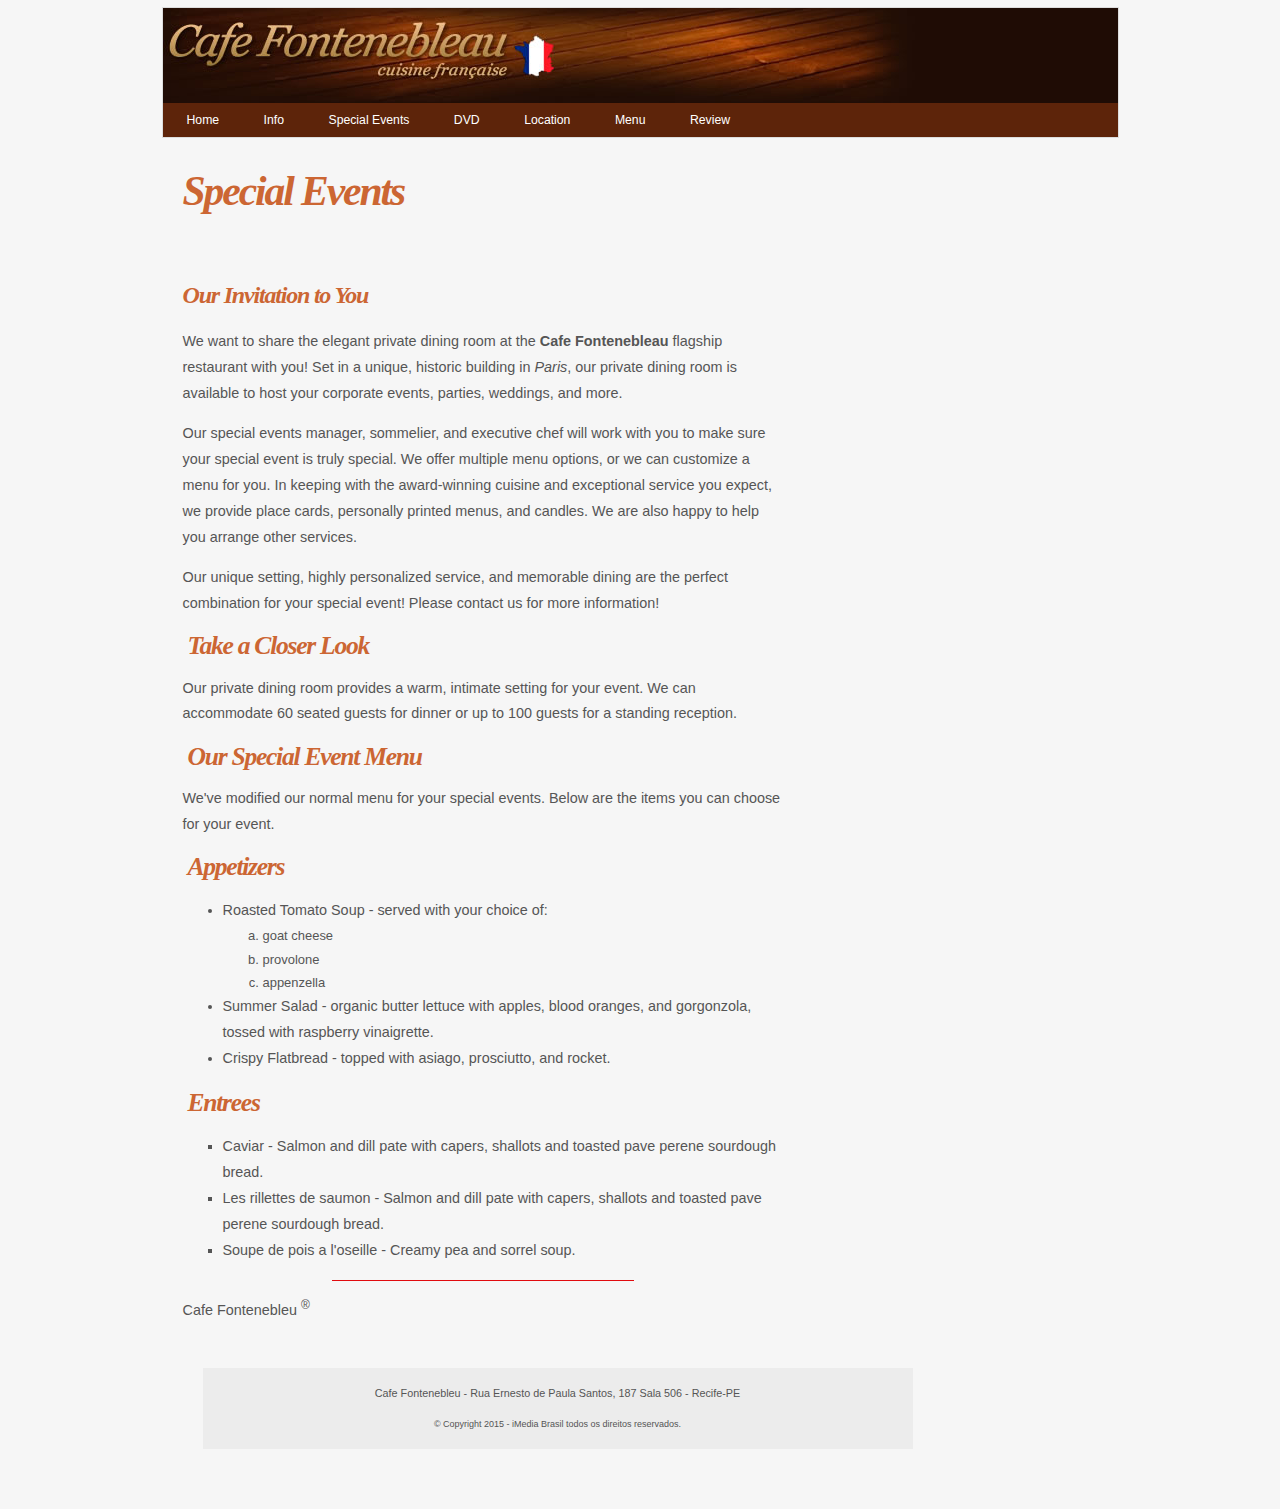
<file: Site com HTML e CSS simples, utilizando Tag Semanticas/exercicio/special-events.html>
<!doctype html>
<html>
	<head>
        <meta charset="UTF-8">
        <title>Special Events</title>
        <style>
            html { background-color:#F6F6F6 }
            
            main { width:955px; margin:-1px auto 10px; border:1px solid #ddd; background-color:#FFF; font-family:Arial, Helvetica, sans-serif }
            header { width:955px; height:95px }
            
            nav { width: 955px; background-color: #5D240A }
            nav ul { list-style:none; margin:0; padding:4px }
            nav ul li { display:inline-block }
            nav ul li a { font-size: 0.85em; text-decoration: none; color: #FFF; padding: 4px 20px }
            nav ul li a:hover { background-color: #B4531A }
            
            article { float:left; margin:30px 20px; width:600px }
            
            article header h1 {
                margin:0;
            }
            
            article header h5 {
                margin:0; font-size: 1.1em; color:#ccc;
                font-weight: 100;
            }
            
            aside {
                float:left;
                width:230px;
                border-top:1px solid #CC6633;
                border-bottom:1px solid #CC6633;
                padding:40px 10px 0;
                font-style: italic;
                margin-right: 20px;
                margin-bottom: 20px;
                background: url(../imagens/aspas.gif) no-repeat;
            }
            
            aside p {
                color:#999;   
            }
            
            
            #apoio { float:right; width:300px; margin-top:30px }		
            footer { clear:both; width:700px; margin:0 auto; font-size:0.75em; text-align:center; background-color:#ECECEC; padding:5px }
            
            h1, h2, h4 { font-family:Georgia, "Times New Roman", Times, serif; color:#C63; font-style:italic; letter-spacing:-0.05em }
            h1 { font-size:2.6em; margin:0 5px; }
            h4 { font-size:1.6em; margin:0 5px; }
            p, li { font-family:"Trebuchet MS", Arial, Helvetica, sans-serif; font-size:0.9em; color:#555; line-height:1.8 }
        </style> 
	</head>

    <body>
        <main>
            <header>
                <img src="../imagens/topo_principal.jpg">
            </header>

            <nav>
                <ul>
                  <li><a href="home.html">Home</a></li>
                  <li><a href="info.html">Info</a></li>
                  <li><a href="special-events.html">Special Events</a></li>
                  <li><a href="dvd.html">DVD</a></li>
                  <li><a href="location.htm">Location</a></li>
                  <li><a href="menu.html">Menu</a></li>
                  <li><a href="review.html">Review</a></li>
                </ul>
            </nav>
    
            <article>
                <header>
                    <h1>Special Events</h1>
                </header>
                
                <h2>Our Invitation to You </h2>
                <p>We want to share the elegant private dining room at the <b>Cafe Fontenebleau</b> flagship restaurant with you! Set in a unique, historic building in <i>Paris</i>, our private dining room is available to host your corporate events, parties, weddings, and more. </p>
                <p>Our special events manager, sommelier, and executive chef will work with you to make sure your special event is truly special. We offer multiple menu options, or we can customize a menu for you.  In keeping with the award-winning cuisine and exceptional service you expect, we provide place cards, personally printed menus, and candles. We are also happy to help you arrange other services.</p>
                <p>Our unique setting, highly personalized service, and memorable dining are the perfect combination for your special event! Please contact us for more information! </p>
                <h4>Take a Closer Look</h4>
                <p>Our private dining room provides a warm, intimate setting for your event. We can accommodate 60 seated guests for dinner or up to 100 guests for a standing reception. </p>
                <h4>Our Special Event Menu</h4>
                <p>We've modified our normal menu for your special events. Below are the items you can choose for your event.</p>
                <h4>Appetizers</h4>
                <ul>
                  <li>Roasted Tomato Soup - served with your choice of: 
                    <ol type="a">
                      <li>goat cheese </li>
                      <li>provolone</li>
                      <li>appenzella</li>
                    </ol>
                  </li>
                  <li>Summer Salad - organic butter lettuce with apples, blood oranges, and  gorgonzola, tossed with raspberry vinaigrette.</li>
                  <li>Crispy Flatbread - topped with asiago, prosciutto, and rocket.</li>
                </ul>
                <h4>Entrees</h4>
                <ul type="square">
                  <li>Caviar - Salmon and dill pate with capers, shallots and toasted pave perene sourdough bread. </li>
                  <li>Les rillettes de saumon - Salmon and dill pate with capers, shallots and toasted pave perene sourdough bread. </li>
                  <li>Soupe de pois a l'oseille - Creamy pea and sorrel soup.</li>
                </ul>
                <hr width="50%" size="1" color="#E10B0F" />
                <p>Cafe Fontenebleu <sup>&reg;</sup></p>
            <article>

            <footer>
                <p>Cafe Fontenebleu - Rua Ernesto de Paula Santos, 187 Sala 506 - Recife-PE</p>
                <p><small>&copy Copyright 2015 - iMedia Brasil todos os direitos reservados.</small></p>
            </footer>
            
		  </main>
    </body>
</html>
</file>
<file: MobileFisrt/style.css>
@import url(signinpage.scss);
* {
  padding: 0;
  margin: 0;
  -webkit-box-sizing: border-box;
          box-sizing: border-box;
  font-family: 'Roboto', sans-serif;
}

body {
  display: -webkit-box;
  display: -ms-flexbox;
  display: flex;
  -webkit-box-pack: center;
      -ms-flex-pack: center;
          justify-content: center;
  -webkit-box-align: center;
      -ms-flex-align: center;
          align-items: center;
  -ms-flex-wrap: wrap;
      flex-wrap: wrap;
  width: 100%;
  height: 100vh;
  background-color: rgba(255, 255, 255, 0.705);
  background-image: url(images/image2.svg), url(images/image3.svg);
  background-repeat: no-repeat, no-repeat;
  background-position: top, bottom right;
  background-size: 107vw, 60vw;
}

body p {
  font-family: 'Roboto', sans-serif;
  font-style: normal;
  font-weight: bold;
  font-size: 45px;
  line-height: 53px;
  margin: 0 0 35px 30px;
  color: black;
}

body h1 {
  width: 180px;
  height: 106px;
  padding: 50px;
  font-family: 'Roboto', sans-serif;
  font-style: normal;
  font-weight: 500;
  font-size: 45px;
  line-height: 53px;
  color: white;
}

body header {
  display: -webkit-box;
  display: -ms-flexbox;
  display: flex;
  -webkit-box-orient: horizontal;
  -webkit-box-direction: normal;
      -ms-flex-direction: row;
          flex-direction: row;
  width: 40vh;
  height: 270px;
  -webkit-box-pack: space-evenly;
      -ms-flex-pack: space-evenly;
          justify-content: space-evenly;
}

body header .hTitle .fTitle img {
  width: 253px;
  padding: 0;
  margin-left: -100px !important;
}

main .CamposCadastro input {
  display: -webkit-box;
  display: -ms-flexbox;
  display: flex;
  -webkit-box-orient: horizontal;
  -webkit-box-direction: normal;
      -ms-flex-direction: row;
          flex-direction: row;
  -webkit-box-align: start;
      -ms-flex-align: start;
          align-items: flex-start;
  padding: 14px 212px 14px 32px;
  border: 1px solid #000000;
  -webkit-box-sizing: border-box;
          box-sizing: border-box;
  border-radius: 15px;
  width: 82vw;
  padding: 14px 150px 14px 32px;
  align-items: flex-start;
  margin: 16px 34px;
  font-size: 18px;
}

main .SignUp {
  display: -webkit-box;
  display: -ms-flexbox;
  display: flex;
  -webkit-box-orient: horizontal;
  -webkit-box-direction: normal;
      -ms-flex-direction: row;
          flex-direction: row;
  -webkit-box-pack: end;
      -ms-flex-pack: end;
          justify-content: flex-end;
  margin-top: 50px;
}

main .SignUp button {
  border: none;
  background-color: white;
  font-size: 30px;
  font-weight: bold;
}

main .SignUp img {
  width: 45px;
  margin-left: 13px;
  margin-right: 47px;
}

footer {
  width: 100%;
}

footer .SignIn {
  display: -webkit-box;
  display: -ms-flexbox;
  display: flex;
  -webkit-box-pack: end;
      -ms-flex-pack: end;
          justify-content: flex-end;
}

footer .SignIn a {
  font-size: 20px;
  color: white;
  margin: 40px 40px 0 40px;
}
/*# sourceMappingURL=style.css.map */
</file>
<file: Site com Design Simples/style.css>
*{
    margin: 0;
    padding: 0;
}

.wrapper {
    background: url(bg.jpg) ;
    background-size: cover;
    height: 100vh;
}
.navbar {
    width: 100%;
    height: 80px;
    background: rgba(0,0,0,0.4);
}
.navbar ul {
    float: right;
    margin-right: 20px;
}
.navbar ul li {
    list-style: none;
    margin: 0 8px;
    display: inline-block;
    line-height: 80px;
}
.navbar ul li a {
    text-decoration: none;
    color: white;
    font-size: 20px;
    font-family: 'Roboto','sans-serif';
    padding: 6px;
}
.navbar ul li a.active,
.navbar ul li a:hover {
    background: red;
    border-radius: 2px;
}

.logo {
    width: 140px;
    height: auto;
    padding: 15px 100px;
}
.wrapper .center {
    position: absolute;
    top: 50%;
    left: 50%;
    transform: translate(-50%, -50%);
    font-family: 'Roboto', 'sans-serif';
    user-select: none;
}
.center h1 {
    color: white;
    font-size: 90px;
    font-weight: bold;
    width: 900px;
    text-align: center;
}
.center h2 {
    color: white;
    font-size: 40px;
    font-weight: bold;
    width: 850px;
    margin-top: 10px;
    text-align: center;
}
.center .buttons {
    margin: 35px 280px;
}
.buttons button {
    height: 50px;
    width: 150px;
    font-size: 18px;
    font-weight: bold;
    color: #ffb3b3;
    background-color: red;
    border: 1px solid #cc0000;
    border-radius: 25px;
    outline:none;
    cursor:pointer;
    transition: .5s;
}
.buttons .btn {
    margin-left: 25px;
}
.buttons button:hover {
    background-color: #cc0000;
}
</file>
<file: Site Responsivo/style.css>
/* GERAIS */

body {
    font-family: "Open Sans", Helvetica, Arial, sans-serif;
    color: #4d4d4d;
}

h1,h2,h3 {
    margin: 0;
    font-family: "Roboto Slab",Helvetica, Arial, sans-serif;
    font-weight: 700;
}

/* NAVEGAÇÃO */

.botao {
    color:#f1f1f1;
    text-decoration: none;
    padding: 10px 30px;
    background-color: #8f3faf;
    font-size: .9em;
    border-radius: 3px;  
}

.botao:hover {
    background-color: #4c0768;
}

nav {
    display: flex;
    flex-direction: column;
    align-items: center;
    background-color:#4d4d4d;
}

nav > a{
    text-decoration: none;
    color:#f1f1f1;
    font-weight: 700;
    font-size: 28px;
    font-family: Pacifico,serif;
}

nav ul {
    list-style: none;
    padding: 0;
    display: flex;
    flex-direction: column;
    align-items: center;
    width: 100%;
}

nav ul li {
    text-align: center;
    width: 100%; 
}

nav ul li a {
    display: inline-block;
    padding: 10px 0;
    width: 100%;
    text-decoration: none;
    color: #f1f1f1;
}

 /* CABEÇALHO */

header {
    background-image: url('paisagem.jpg');
    background-size: cover;
    background-position: center;
    background-repeat: no-repeat;
    color:#f1f1f1;
    display: flex;
    flex-direction: column;
    align-items: center;
    text-align: center;
    padding: 10px 20px 20px 20px;
}

header p {
    margin-bottom: 2em;   
}

#sobre {
    display: flex;
    flex-direction: column;
    align-items: center;
    text-align: center;
    padding: 10px 20px 20px 20px;
    background-color:#8f2faf;
    color:#f1f1f1;
}

#sobre p {
    margin-bottom: 2.5em;
    max-width: 1000px;
}

#sobre .botao {
    background-color: #f1f1f1;
    color: #4d4d4d;
}

#sobre .botao:hover {
    background-color: #63b6e6;
    color: #f1f1f1;
}

/* SERVIÇOS */

#servicos {
    padding: 20px;
    display: flex;
    flex-direction: column;
    align-items: center;

}

#servicos div {
    display: felx;
    flex-direction: column;
    align-items: center;
    text-align: center;
    margin-top: 30px;
}

/* PORTFOLIO */

#portfolio {
    display: flex;
    flex-direction: column;
    align-items: center;
    padding-top: 20px;
}

#portfolio h2 {
    margin-bottom: 20px;  
}

#portfolio img {
    width: 100%;
}

/* CONTATO */ 

#contato {
    display: flex;
    flex-direction: column;
    align-items: center;
    text-align: center;
    padding: 20px;    
}

/* FOOTER */

footer {
    text-align: center;
    padding: 10px;
    background-color: #4d4d4d;
    color:#f1f1f1;
}

/* MEDIA QUERIES */ 

@media screen and (min-width: 768px) {
    /* NAVEGAÇÃO */
    nav {
        flex-direction: row;
        justify-content: space-around;      
    }

    nav ul {
        flex-direction: row;
        width: 70%;
    }

    /* CABEÇALHO */

    header {
        height: 600px;
        height: 60vh;
        justify-content: center;
    }

    /* SOBRE*/

    #sobre {
        height: 250px;
        height: 30hv;
        justify-content: center;
        min-height: 250px;        
    }
    /* SERVIÇOS */
    #servicos {
        flex-direction: row;
        flex-wrap: wrap;
        align-items: flex-start;
        max-width: 1000px;
        margin: 0 auto;
    }

    #servicos h2 {
        text-align: center;
        width: 100%;        
    }
    #servicos div {
        flex-grow: 1;
        flex-basis: 150px;
        padding: 0 10px;
    }

    /*PORTFOLIO*/

    #portfolio {
        flex-direction: row;
        flex-wrap: wrap;
    }

    #portfolio h2 {
        width: 100%;
        text-align: center;
    }
    #portfolio img {
        width: 33,3333333333%;
        padding: 10px;
        margin: 27px;
        align-items: center;
    }

    /*CONTATO*/
    #contato {
        flex-direction: row;
        flex-wrap: wrap;
        justify-content: space-around;
        max-width: 500px;
        margin: 0 auto;
    }

    #contato h2,
    #contato p {
        width: 100%;
    }
}
</file>
<file: Site_com_JS/style.css>
@import url("media.css");

@import url('https://fonts.googleapis.com/css2?family=IBM+Plex+Serif:wght@500&family=Montserrat:wght@200&family=Roboto:wght@100;400&display=swap');

body {
    margin: 0px;
    padding: 0px;
}

.texto1{
    color: black;
    font-weight: bold;
}
p {
    text-decoration: none;
    font-family: 'Montserrat', sans-serif;
}

h1 {
    text-decoration: none;
    font-family: 'IBM Plex Serif', serif;
}
h2 {
    text-decoration: none;
    font-family: 'Arial';
    font-weight: bold;
    color: rgba(64,176,148,255);
}
h3 {
    font-family: 'Roboto', sans-serif;
    font-weight: bold;
    margin: 10px 0 0 0;
}
nav a {
    text-decoration: none;
    font-family: 'Arial';
    font-weight: bold;
    color:rgba(8, 173, 173, 0.835);
    font-size: 25px;
    cursor: pointer;
    width: auto;
    margin-left: 160px;
}
nav ul li a {
    text-decoration: none;
    font-family: 'Roboto';
    color:black;
    padding: 1px;
    margin: 10px 50px 0 20px;
    font-size: 20px;
}
button {
    border: none;
    margin: 20px 40px 0 30px;
    background-color: rgba(64,176,148,255);
}
li {
    list-style: none;
    display: inline-block;
}

body {
    background-image: url('image.png');
    background-repeat: no-repeat;
    background-size:100%;
}
nav {
    display: flex;
    width: 100%;
    height: 50px;
    align-items: center;
    justify-content: space-between;
}

input {
    border: none;
    font-family: 'Montserrat', sans-serif;
    padding: 15px 20px 10px 50px;
    border-radius: 20px;
    box-shadow: -2px 3px 4px grey;
    background-image: url(email.png);
    background-repeat: no-repeat;
    background-size: 33px;
    background-position:10px;
    margin: 15px 0 0 3px;
}

input:focus{
    outline: none !important;
}
.txt1 {
    margin: 50px 0 0 200px;
    width: 35%;
    display: flex;
    flex-direction: column;
}
a button{
    color: white;
    text-decoration: none;
    padding: 12px 25px;
    border-radius: 15px;
    font-size: 15px;
    cursor:pointer;
    margin-left: -180px;
    transition: background 0.3s;
}

a button:hover{
    background-color: rgba(80,200,155,255) ;
}

a button:active{
    background-color:rgba(8, 173, 173, 0.835);
}

.btn {
    color: white;
    margin-left: -50px;
    font-weight: bold;
    padding: 10px 20px;
    box-shadow: 0px 3px 4px grey;
}
.container {
    display: flex;
    flex-direction: row;
    justify-content: space-evenly;
}
.Apr1 {
    width: 20%;
    height: 300px;
    text-align: center;
    box-shadow: 0px 3px 7px grey;
    margin: 50px 0 0 0;
    transition: 0.5s;
    background-color: white;
}
.Apr1:hover{
        transform: scale(1.05);
        box-shadow: 0 14px 28px rgba(0,0,0,0.25), 0 10px 10px rgba(0,0,0,0.22);
}
.Apr1 img{
    margin-top: 50px;
}

.Apr1 p {
    padding: 20px;
    text-align: center;
}
.Apr2 {
    width: 100%;
    text-align: center;
}
.container1 {
    display: flex;
    flex-direction: row;
    justify-content: center;
    margin-top: 200px;
}
.modal {
    position: fixed;
    border: 7px solid rgba(15, 138, 72, 0.52);
    border-radius: 30px;
    top:0px;
    left: 0px;
    height: 45%;
    width: 50%;
    margin-top: 5%;
    margin-left: 25%;
    text-align: center;
    box-shadow: 0 10px 10px grey;
    display: none;
    background-color: rgba(222,270,242,255);
}

.modal-content {
    margin: 0 auto;
    padding: 0px;
    max-width: 600px;
}
.modal-content button{
    color: white;
    font-weight: bold;
    margin: 0px;
    margin-top: 5%;
}

.container3 {
    display: flex;
    flex-wrap: wrap;
    width: 100%;
    justify-content: flex-end;
    background-image: url('image2.png');
    background-repeat: no-repeat;
    background-size: 60%;
    margin-top: 120px;
}

.title3 {
    text-align: center;
    margin-right: 40px;
    
}
.blocos {
    box-shadow: 0 3px 5px grey;
    margin: 33px 0 30px 10px;
    padding: 3px;
    width: 35vw;
    display: flex;
    background-color: white;
    
}
.conjBloco{
    margin-top: 20px;
}
.blocos p{
    font-weight: bold;
}
.Apr2 h2 {
    font-size: 20px;
    margin: 0;
    margin-top: 100px;
}
.Apr2 h1 {
    font-size: 30px;
    margin: 0;
}
.title3 h2 {
    font-size: 20px;
    margin:5px;
}
.title3 h1 {
    font-size: 30px;
    margin: 0;
}
.menu button {
    border-radius: 60px;
}

.email {
    display: flex;
}
.btn-resp {
    color: white;
    border-radius: 3px !important;
    width: 40px;
    padding: 10px;
    display: none;
    position: relative;
}
.btn-resp:hover{
    background-color: rgba(80,200,155,255) ;
}

.btn-resp:active{
    background-color:rgba(8, 173, 173, 0.835);
}
</file>
<file: MobileFisrt/signinpage.css>
* {
  padding: 0;
  margin: 0;
  -webkit-box-sizing: border-box;
          box-sizing: border-box;
  font-family: 'Roboto', sans-serif;
}

body {
  display: -webkit-box;
  display: -ms-flexbox;
  display: flex;
  -webkit-box-pack: center;
      -ms-flex-pack: center;
          justify-content: center;
  -webkit-box-align: center;
      -ms-flex-align: center;
          align-items: center;
  -ms-flex-wrap: wrap;
      flex-wrap: wrap;
  width: 100%;
  height: 100vh;
  background-color: rgba(255, 255, 255, 0.705);
  background-image: url(images/image4.svg), url(images/image3.svg);
  background-repeat: no-repeat, no-repeat;
  background-position: top left, bottom right;
  background-size: 20vw, 60vw;
}

body p {
  font-family: 'Roboto', sans-serif;
  font-style: normal;
  font-weight: bold;
  font-size: 45px;
  line-height: 53px;
  margin: 0 0 35px 30px;
  color: black;
}

body header {
  display: -webkit-box;
  display: -ms-flexbox;
  display: flex;
  -webkit-box-orient: horizontal;
  -webkit-box-direction: normal;
      -ms-flex-direction: row;
          flex-direction: row;
  width: 40vh;
  -webkit-box-pack: center;
      -ms-flex-pack: center;
          justify-content: center;
}

body main .CamposCadastro input {
  display: -webkit-box;
  display: -ms-flexbox;
  display: flex;
  -webkit-box-orient: horizontal;
  -webkit-box-direction: normal;
      -ms-flex-direction: row;
          flex-direction: row;
  -webkit-box-align: start;
      -ms-flex-align: start;
          align-items: flex-start;
  padding: 14px 212px 14px 32px;
  border: 1px solid #000000;
  -webkit-box-sizing: border-box;
          box-sizing: border-box;
  border-radius: 15px;
  width: 82vw;
  padding: 14px 150px 14px 32px;
  align-items: flex-start;
  margin: 16px 34px;
  font-size: 18px;
}

body main .SignUp {
  display: -webkit-box;
  display: -ms-flexbox;
  display: flex;
  -webkit-box-orient: horizontal;
  -webkit-box-direction: normal;
      -ms-flex-direction: row;
          flex-direction: row;
  -webkit-box-pack: end;
      -ms-flex-pack: end;
          justify-content: flex-end;
  margin-top: 50px;
}

body main .SignUp button {
  border: none;
  background-color: white;
  font-size: 30px;
  font-weight: bold;
}

body main .SignUp img {
  width: 45px;
  margin-left: 13px;
  margin-right: 47px;
}

body footer {
  width: 100%;
}

body footer .SignIn {
  display: -webkit-box;
  display: -ms-flexbox;
  display: flex;
  -webkit-box-pack: end;
      -ms-flex-pack: end;
          justify-content: flex-end;
}

body footer .SignIn a {
  font-size: 20px;
  color: white;
  margin: 40px 40px 0 40px;
}
/*# sourceMappingURL=signinpage.css.map */
</file>
